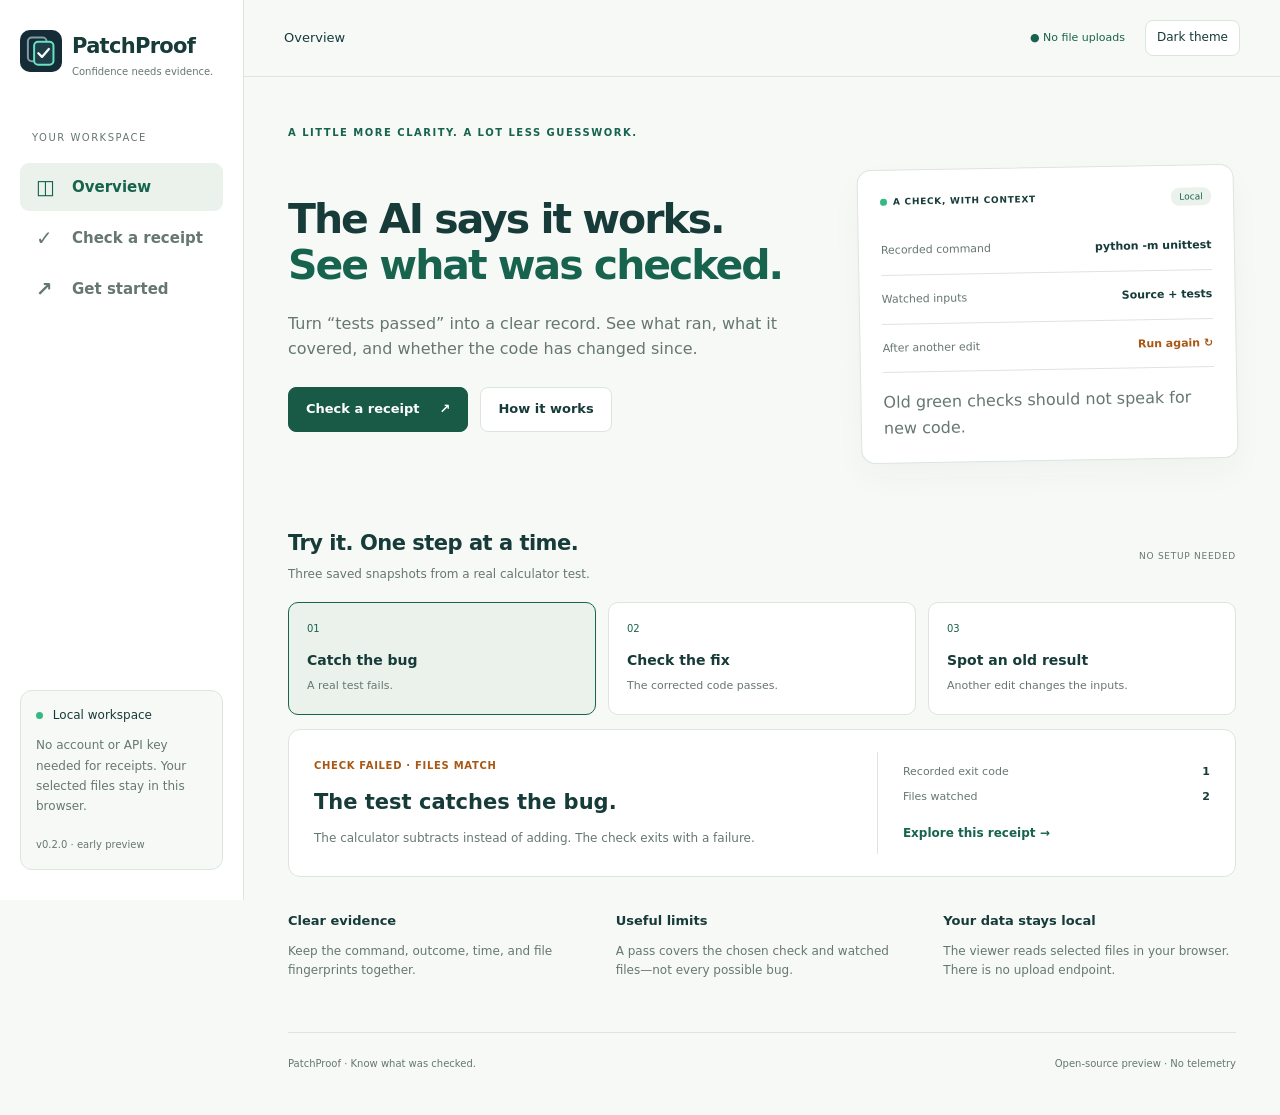
<file: site/index.html>
<!doctype html>
<html lang="en">
<head>
  <meta charset="utf-8">
  <meta name="viewport" content="width=device-width,initial-scale=1">
  <meta http-equiv="Content-Security-Policy" content="default-src 'self'; connect-src 'self'; img-src 'self'; style-src 'self'; script-src 'self'; object-src 'none'; base-uri 'none'; form-action 'none'">
  <title>PatchProof — Know what was checked</title>
  <meta name="description" content="Local check receipts for AI-assisted code. Compare watched files, spot stale results, and share clear evidence.">
  <link rel="icon" href="../assets/icon.svg" type="image/svg+xml">
  <link rel="stylesheet" href="style.css">
  <script type="module" src="app.mjs"></script>
</head>
<body>
<a class="skip" href="#main">Skip to content</a>
<aside>
  <a class="brand" href="#overview"><img src="../assets/icon.svg" alt=""><span>PatchProof<small>Confidence needs evidence.</small></span></a>
  <div class="nav-label">YOUR WORKSPACE</div>
  <nav aria-label="Main navigation">
    <a href="#overview" data-page="overview"><span aria-hidden="true">◫</span> Overview</a>
    <a href="#compare" data-page="compare"><span aria-hidden="true">✓</span> Check a receipt</a>
    <a href="#guide" data-page="guide"><span aria-hidden="true">↗</span> Get started</a>
  </nav>
  <div class="sidebar-note"><span class="dot"></span> Local workspace<p>No account or API key needed for receipts. Your selected files stay in this browser.</p><span class="version">v0.2.0 · early preview</span></div>
</aside>
<div class="shell">
  <header><span id="page-name">Overview</span><div><span class="privacy-badge">● No file uploads</span><button id="theme" class="quiet" aria-label="Switch to dark theme">Dark theme</button></div></header>
  <main id="main" tabindex="-1">
    <section id="overview" class="page">
      <div class="eyebrow">A LITTLE MORE CLARITY. A LOT LESS GUESSWORK.</div>
      <div class="hero"><div><h1>The AI says it works.<br><em>See what was checked.</em></h1><p>Turn “tests passed” into a clear record. See what ran, what it covered, and whether the code has changed since.</p><div class="actions"><a class="button primary" href="#compare">Check a receipt <span aria-hidden="true">↗</span></a><a class="button secondary" href="#guide">How it works</a></div></div><div class="proof-card"><div class="proof-top"><span class="dot"></span> A CHECK, WITH CONTEXT <span class="pill">Local</span></div><div class="file-line"><span>Recorded command</span><strong>python -m unittest</strong></div><div class="file-line"><span>Watched inputs</span><strong>Source + tests</strong></div><div class="file-line"><span>After another edit</span><strong class="amber">Run again ↻</strong></div><p>Old green checks should not speak for new code.</p></div></div>
      <div class="section-title"><div><h2>Try it. One step at a time.</h2><p>Three saved snapshots from a real calculator test.</p></div><span class="tag">NO SETUP NEEDED</span></div>
      <div class="steps" role="group" aria-label="Demonstration steps"><button data-demo="0" class="selected" aria-pressed="true"><span>01</span><strong>Catch the bug</strong><small>A real test fails.</small></button><button data-demo="1" aria-pressed="false"><span>02</span><strong>Check the fix</strong><small>The corrected code passes.</small></button><button data-demo="2" aria-pressed="false"><span>03</span><strong>Spot an old result</strong><small>Another edit changes the inputs.</small></button></div>
      <article class="demo-result" aria-live="polite"><div><span id="demo-label" class="status">Loading example…</span><h3 id="demo-title">The calculator example</h3><p id="demo-description">Loading a saved check receipt.</p></div><div class="demo-details"><div><span>Recorded exit code</span><strong id="demo-exit">—</strong></div><div><span>Files watched</span><strong id="demo-count">—</strong></div><button id="open-example" class="text-button" disabled>Explore this receipt →</button></div></article>
      <div class="benefits"><div><h3>Clear evidence</h3><p>Keep the command, outcome, time, and file fingerprints together.</p></div><div><h3>Useful limits</h3><p>A pass covers the chosen check and watched files—not every possible bug.</p></div><div><h3>Your data stays local</h3><p>The viewer reads selected files in your browser. There is no upload endpoint.</p></div></div>
    </section>
    <section id="compare" class="page" hidden>
      <div class="eyebrow">FROM A CLAIM TO A CHECKABLE RECORD</div><h1>Does the result<br><em>still match your files?</em></h1><p class="intro">Open a receipt, then select the project folder to compare its watched files. This page compares fingerprints; it does not run tests or fix code.</p>
      <div class="import-grid"><div class="panel"><span class="step-number">01</span><h2>Open a receipt</h2><p>Choose the JSON file created by PatchProof.</p><label class="file-label">Choose receipt JSON<input id="receipt-input" type="file" accept=".json,application/json"></label><small>Up to 2 MiB. Read locally in your browser.</small></div><div class="panel"><span class="step-number">02</span><h2>Compare your project</h2><p>Select the project root folder used for the check.</p><label class="file-label disabled" id="folder-label">Choose project folder<input id="folder-input" type="file" webkitdirectory multiple disabled></label><small>Only watched files are hashed. Up to 64 MiB.</small></div></div>
      <p id="notice" class="notice" role="status" aria-live="polite">Choose a receipt to start, or explore an example from Overview.</p>
      <div id="receipt-view" hidden>
        <div class="result-heading"><div><span id="receipt-status" class="status"></span><h2 id="receipt-title"></h2><p id="receipt-description"></p></div><button id="export" class="button secondary">Save summary</button></div>
        <div class="facts"><div><span>Recorded outcome</span><strong id="recorded-outcome"></strong></div><div><span>Watched files</span><strong id="watched-count"></strong></div><div><span>Duration</span><strong id="duration"></strong></div></div>
        <details class="panel"><summary>Command and check details</summary><pre id="command"></pre><p id="started"></p><p id="exit-code"></p></details>
        <div class="panel"><div class="section-title"><h2>Watched files</h2><label class="search">Find a file<input id="file-search" type="search" placeholder="Search paths…"></label></div><div id="file-list" class="file-list"></div></div>
        <p class="scope-note">Only explicitly watched files are compared. New or unwatched files, installed dependencies, and environment changes are outside this check. Receipts are editable, unsigned records. A matching pass is not a correctness or security guarantee.</p>
        <details id="summary-preview" class="panel" hidden><summary>Summary preview — copy this if your browser blocks downloads</summary><pre id="summary-text"></pre></details>
      </div>
    </section>
    <section id="guide" class="page" hidden>
      <div class="eyebrow">SMALL TOOL. CLEAR JOB.</div><h1>Use it with Codex.<br><em>Keep the evidence.</em></h1>
      <div class="guide-grid"><article class="panel"><span class="step-number">01</span><h2>Ask for a focused review</h2><p>With the plugin installed in Codex, ask PatchProof to review a named project.</p><blockquote id="prompt">Use PatchProof to review my changes, explain any bugs in plain English, and record the checks you run. Ask before publishing anything.</blockquote><button class="button secondary" id="copy-prompt">Copy prompt</button><p id="copy-notice" role="status"></p></article><article class="panel"><span class="step-number">02</span><h2>Keep a check receipt</h2><p>Codex selects an appropriate check and runs it with the local helper. The receipt records the outcome and the files you chose to watch.</p><p>You can also run the helper directly with Python. No separate AI API key is required for it.</p></article><article class="panel"><span class="step-number">03</span><h2>Compare before handoff</h2><p>After later edits, open the receipt here and select the project folder. If files differ, rerun the check.</p><a class="button primary" href="#compare">Compare files →</a></article></div>
      <h2>Good questions</h2><div class="faq"><details><summary>What actually fixes my code?</summary><p>Codex's AI follows the PatchProof skills and edits the project using Codex's tools and permissions. This uses your Codex access and its usage limits. The Python helper records checks; this website compares file fingerprints. Neither contains its own AI model.</p></details><details><summary>Are my files sent to a server?</summary><p>The website does not upload selected files. It hashes watched files in this browser and keeps the result in memory. Reloading clears them. Using the AI plugin is separate: relevant project data is processed according to your Codex account settings. Commands you choose to run may themselves access the network.</p></details><details><summary>Does a green result mean my project is safe?</summary><p>No. It means the recorded command exited zero and the watched bytes match. The check might miss a bug, and its scope may be incomplete. Receipts can also be edited and are not signed attestations.</p></details><details><summary>Does it add a watermark?</summary><p>PatchProof does not add watermarks or attribution comments to your project files. The dashboard and check reports carry PatchProof branding. The source package includes its MIT license.</p></details><details><summary>Can I use it without Codex?</summary><p>The Python helpers and this viewer work without an AI account. The bundled agent workflows have been developed for Codex; compatibility with other AI hosts must be tested separately.</p></details></div>
    </section>
    <footer>PatchProof · Know what was checked.<span>Open-source preview · No telemetry</span></footer>
  </main>
</div>
</body></html>
</file>
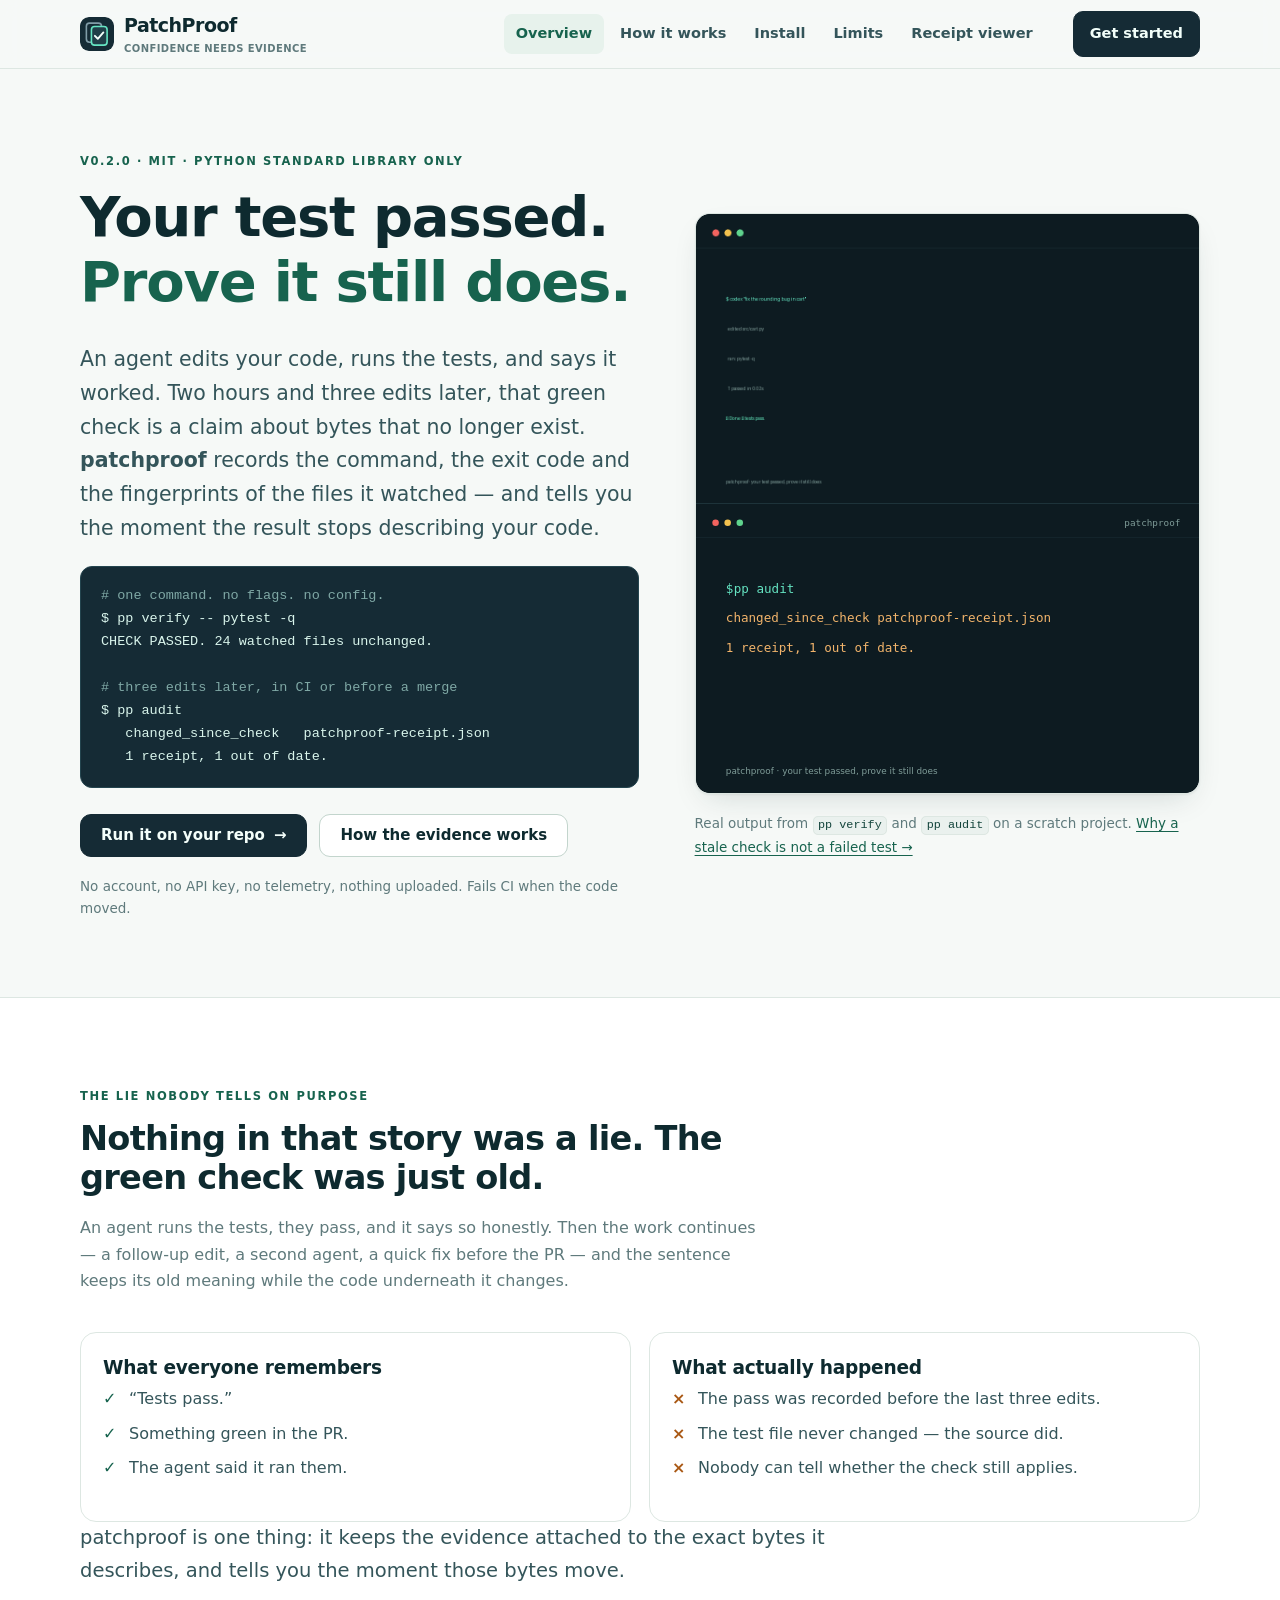
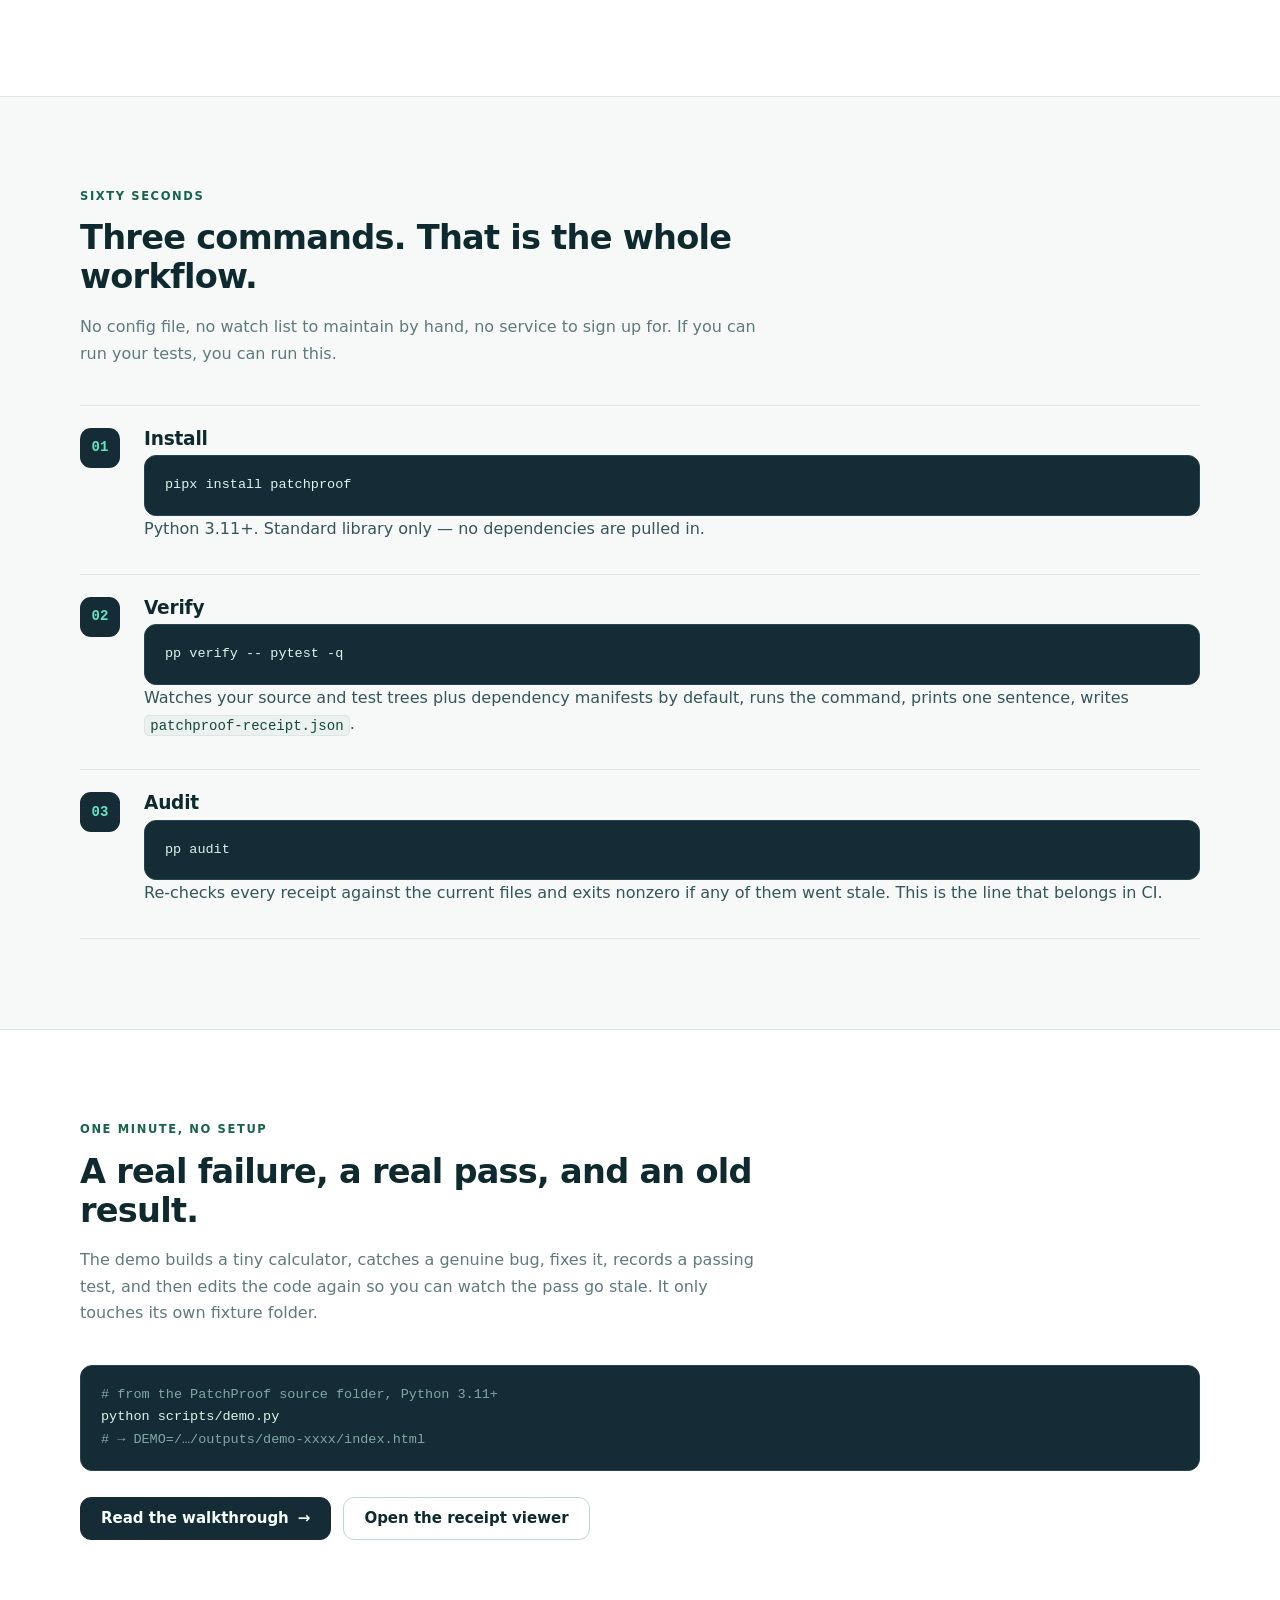
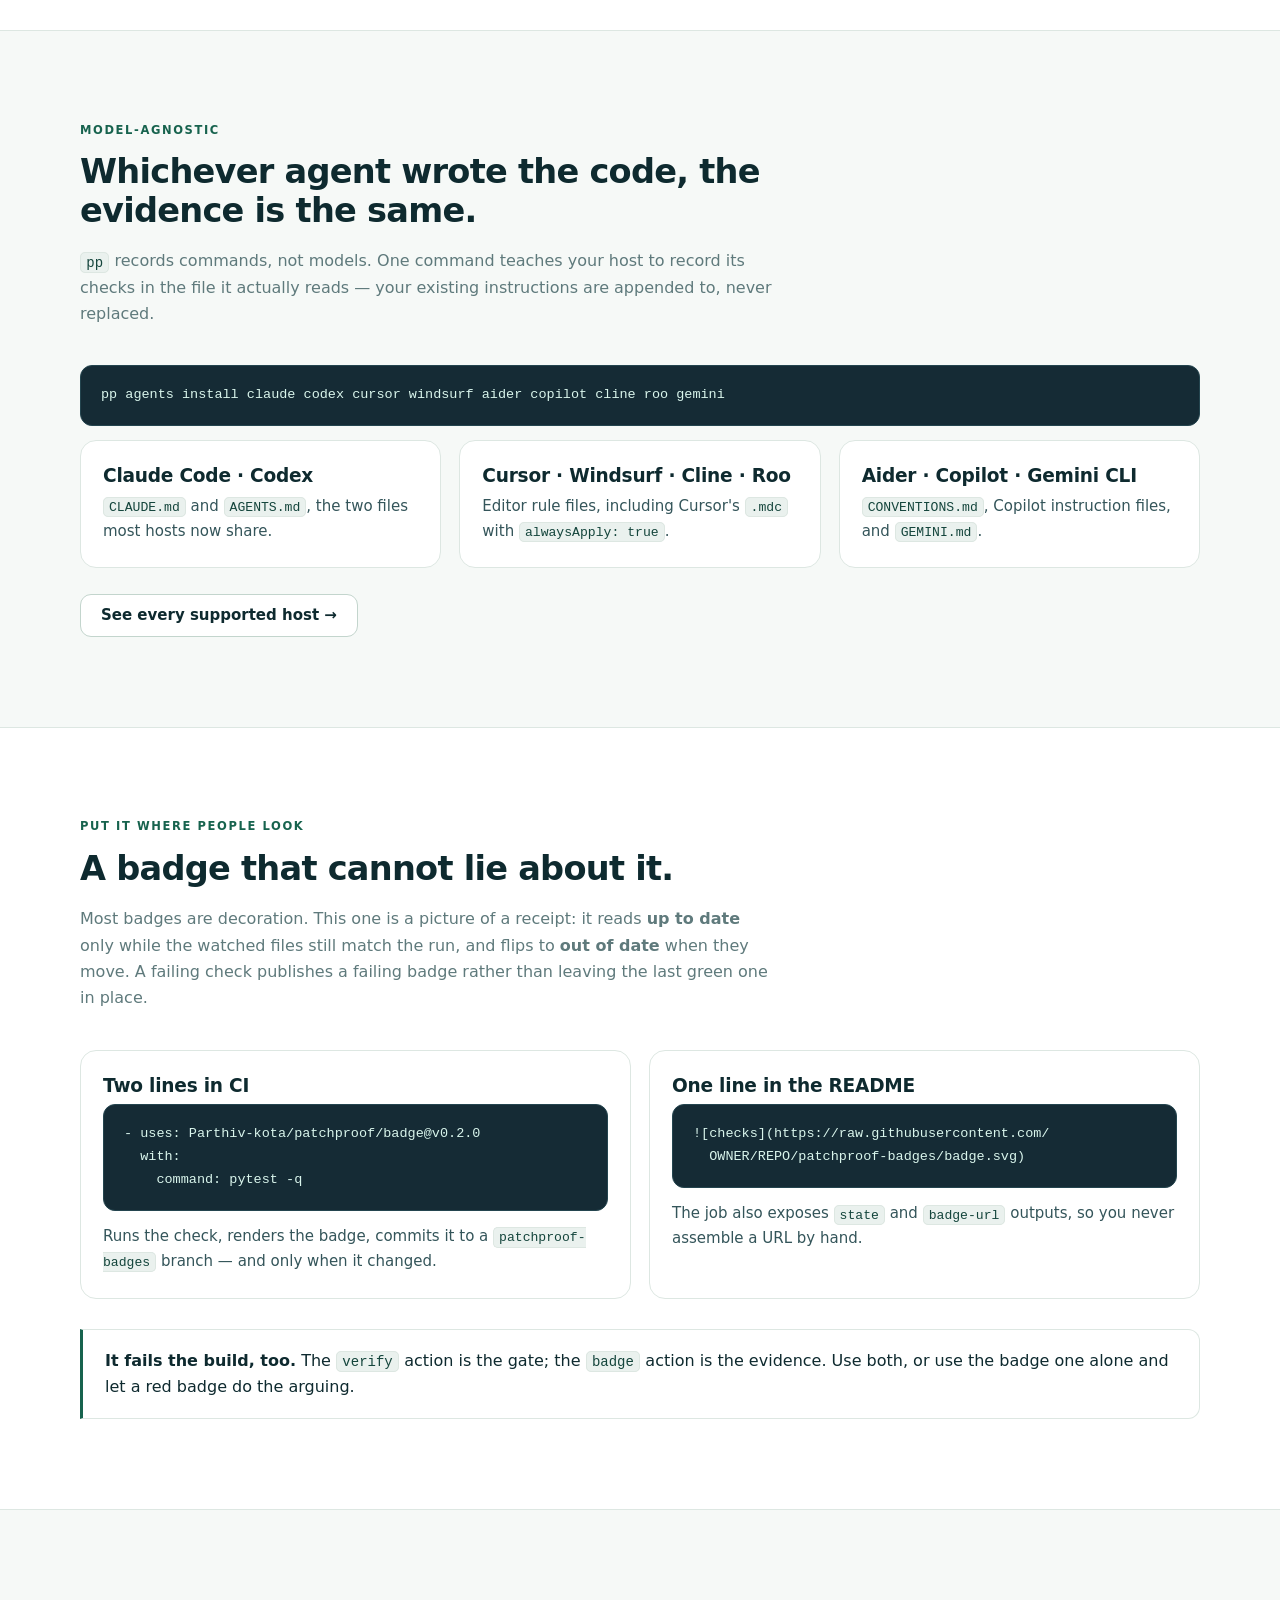
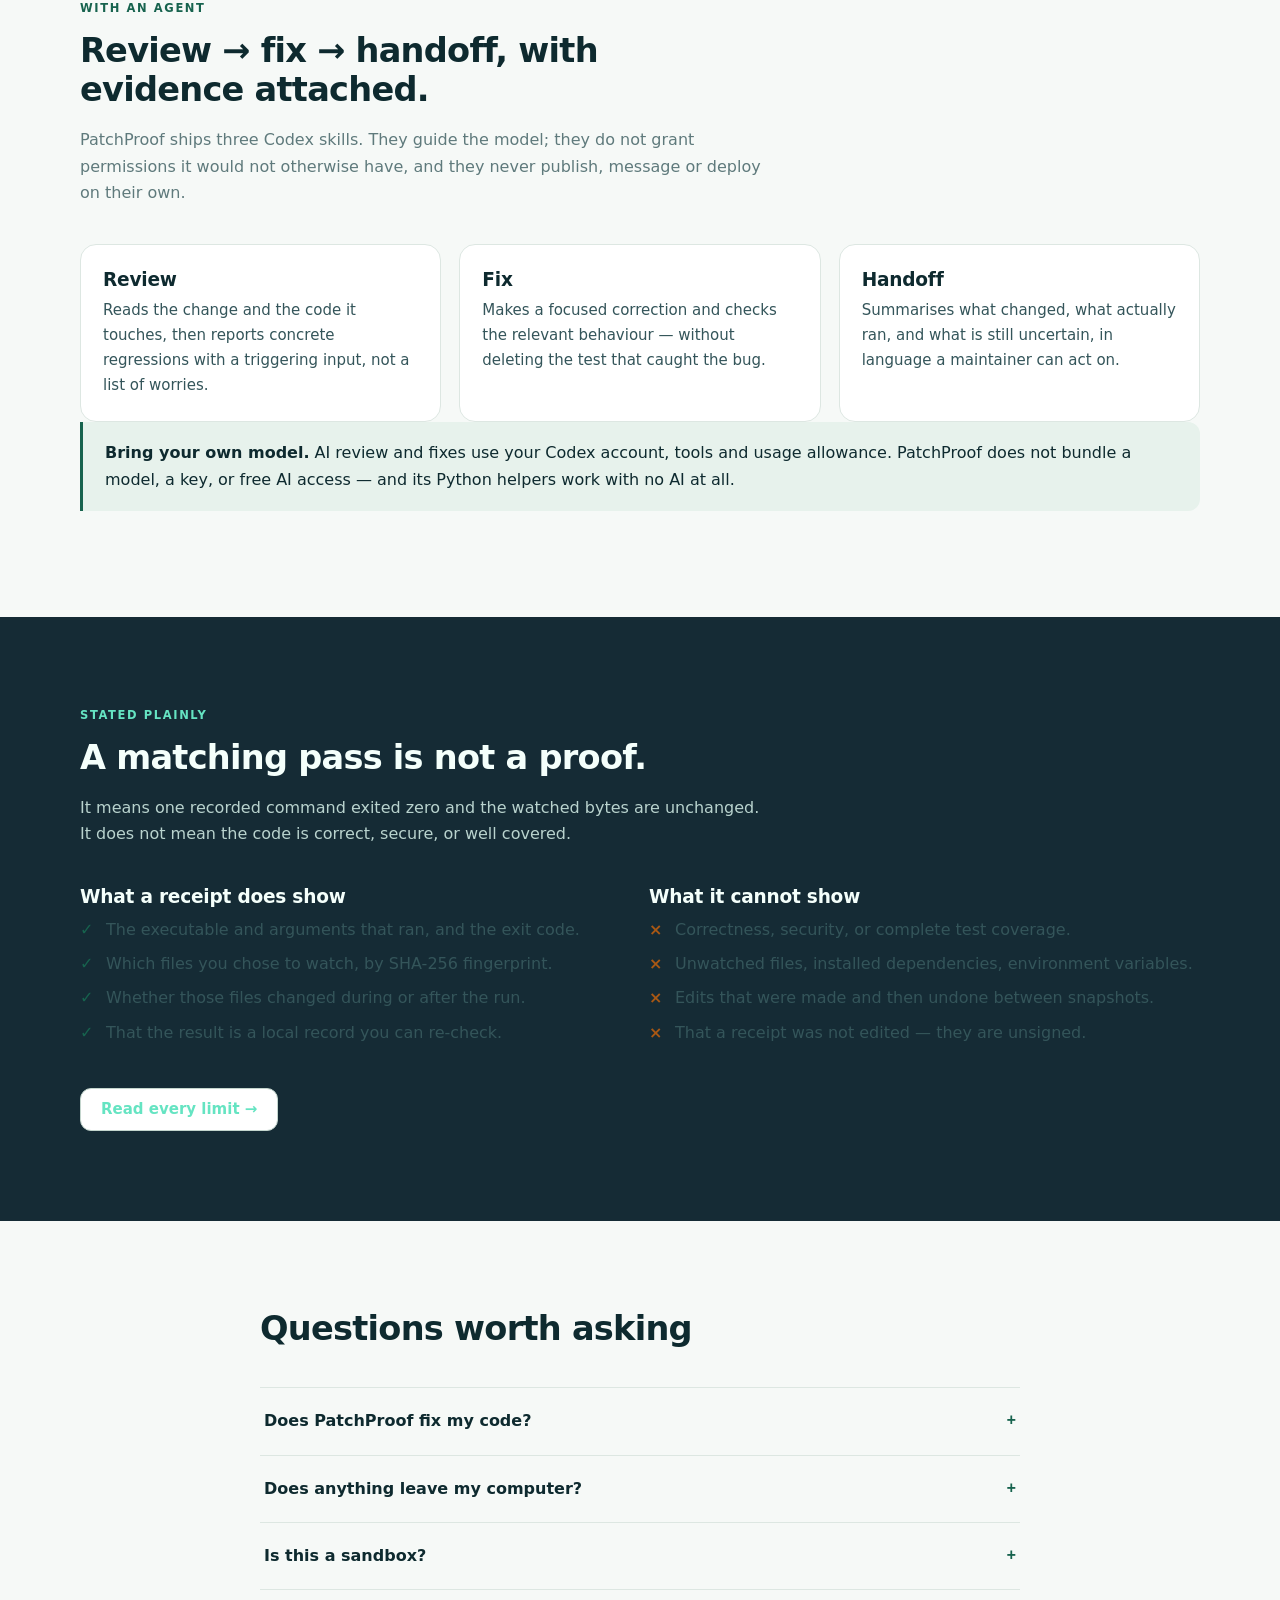
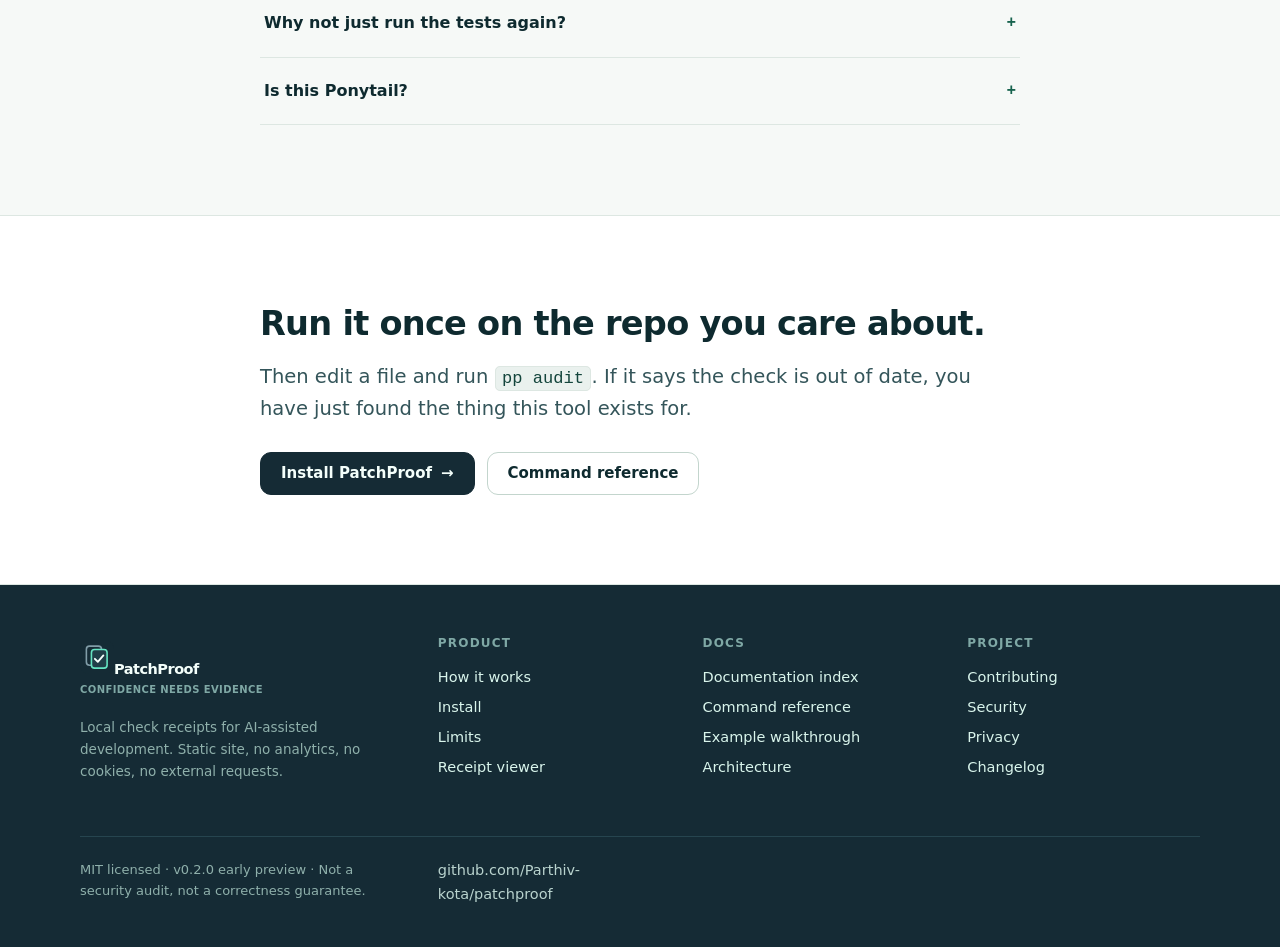
<file: web/index.html>
<!doctype html>
<html lang="en">
<head>
<meta charset="utf-8">
<meta name="viewport" content="width=device-width,initial-scale=1">
<meta http-equiv="Content-Security-Policy" content="default-src 'self'; img-src 'self'; style-src 'self'; script-src 'none'; object-src 'none'; base-uri 'none'; form-action 'none'">
<title>patchproof — your test passed. prove it still does.</title>
<meta name="description" content="Agents edit code after the tests pass. patchproof records the command, the exit code and fingerprints of the files it watched — then tells you the moment that green check stops describing your code. One command, no flags, no account.">
<meta name="color-scheme" content="light">
<meta property="og:title" content="patchproof — your test passed. prove it still does.">
<meta property="og:description" content="Agents edit code after the tests pass. One command records the evidence and tells you when it goes stale.">
<meta property="og:type" content="website">
<link rel="icon" href="../assets/icon.svg" type="image/svg+xml">
<meta property="og:image" content="og.png">
<meta property="og:image:width" content="1200">
<meta property="og:image:height" content="630">
<meta name="twitter:card" content="summary_large_image">
<meta name="twitter:image" content="og.png">
<link rel="stylesheet" href="style.css">
</head>
<body>
<a class="skip" href="#main">Skip to content</a>

<header class="site-header">
  <div class="wrap">
    <a class="brand" href="index.html">
      <img src="../assets/icon.svg" alt="">
      <span>PatchProof<small>Confidence needs evidence</small></span>
    </a>
    <nav class="site-nav" aria-label="Main">
      <a href="index.html" aria-current="page">Overview</a>
      <a href="how-it-works.html">How it works</a>
      <a href="install.html">Install</a>
      <a href="limits.html">Limits</a>
      <a href="../site/index.html">Receipt viewer</a>
    </nav>
    <a class="header-cta" href="install.html">Get started</a>
  </div>
</header>

<main id="main">

  <!-- ================= HERO ================= -->
  <section class="hero">
    <div class="wrap hero-grid">
      <div>
        <div class="eyebrow">v0.2.0 · MIT · python standard library only</div>
        <h1>Your test passed.<br><em>Prove it still does.</em></h1>
        <p class="lede">An agent edits your code, runs the tests, and says it worked. Two hours and three edits later, that green check is a claim about bytes that no longer exist. <strong>patchproof</strong> records the command, the exit code and the fingerprints of the files it watched — and tells you the moment the result stops describing your code.</p>
        <pre style="margin-top:22px"><code><span class="c"># one command. no flags. no config.</span>
$ pp verify -- pytest -q
CHECK PASSED. 24 watched files unchanged.

<span class="c"># three edits later, in CI or before a merge</span>
$ pp audit
   changed_since_check   patchproof-receipt.json
   1 receipt, 1 out of date.</code></pre>
        <div class="btn-row">
          <a class="btn btn-primary" href="install.html">Run it on your repo <span aria-hidden="true">→</span></a>
          <a class="btn btn-secondary" href="how-it-works.html">How the evidence works</a>
        </div>
        <p class="hero-note">No account, no API key, no telemetry, nothing uploaded. Fails CI when the code moved.</p>
      </div>

      <div>
        <figure class="mock" aria-label="Twelve second demo: an agent says the tests pass, a receipt is recorded, the file is edited, and the audit reports it out of date">
          <img class="demo-gif demo-loop" src="demo.gif" width="1080" height="620" alt="Terminal recording: codex says done and tests pass, pp verify records CHECK PASSED, one file is edited, pp audit reports changed_since_check — 1 receipt, 1 out of date.">
          <img class="demo-gif demo-zoom" src="frames/4-audit.svg" width="1080" height="620" alt="Close-up: pp audit prints changed_since_check for patchproof-receipt.json and 1 receipt, 1 out of date.">
        </figure>
        <p class="hero-note" style="margin-top:12px">Real output from <code>pp verify</code> and <code>pp audit</code> on a scratch project. <a href="how-it-works.html">Why a stale check is not a failed test →</a></p>
      </div>
    </div>
  </section>

  <!-- ================= PROBLEM ================= -->
  <section class="band">
    <div class="wrap">
      <div class="section-head">
        <div class="eyebrow">The lie nobody tells on purpose</div>
        <h2>Nothing in that story was a lie. The green check was just old.</h2>
        <p>An agent runs the tests, they pass, and it says so honestly. Then the work continues — a follow-up edit, a second agent, a quick fix before the PR — and the sentence keeps its old meaning while the code underneath it changes.</p>
      </div>
      <div class="grid grid-2">
        <div class="card">
          <h3>What everyone remembers</h3>
          <ul class="ticks">
            <li>“Tests pass.”</li>
            <li>Something green in the PR.</li>
            <li>The agent said it ran them.</li>
          </ul>
        </div>
        <div class="card">
          <h3>What actually happened</h3>
          <ul class="ticks cross">
            <li>The pass was recorded before the last three edits.</li>
            <li>The test file never changed — the source did.</li>
            <li>Nobody can tell whether the check still applies.</li>
          </ul>
        </div>
      </div>
      <p class="lede" style="margin-top:30px;margin-bottom:0">patchproof is one thing: it keeps the evidence attached to the exact bytes it describes, and tells you the moment those bytes move.</p>
    </div>
  </section>

  <!-- ================= THREE PIECES ================= -->
  <section>
    <div class="wrap">
      <div class="section-head">
        <div class="eyebrow">Sixty seconds</div>
        <h2>Three commands. That is the whole workflow.</h2>
        <p>No config file, no watch list to maintain by hand, no service to sign up for. If you can run your tests, you can run this.</p>
      </div>
      <div class="steps">
        <div class="step">
          <div class="step-n" aria-hidden="true"></div>
          <div>
            <h3>Install</h3>
            <pre><code>pipx install patchproof</code></pre>
            <p>Python 3.11+. Standard library only — no dependencies are pulled in.</p>
          </div>
        </div>
        <div class="step">
          <div class="step-n" aria-hidden="true"></div>
          <div>
            <h3>Verify</h3>
            <pre><code>pp verify -- pytest -q</code></pre>
            <p>Watches your source and test trees plus dependency manifests by default, runs the command, prints one sentence, writes <code>patchproof-receipt.json</code>.</p>
          </div>
        </div>
        <div class="step">
          <div class="step-n" aria-hidden="true"></div>
          <div>
            <h3>Audit</h3>
            <pre><code>pp audit</code></pre>
            <p>Re-checks every receipt against the current files and exits nonzero if any of them went stale. This is the line that belongs in CI.</p>
          </div>
        </div>
      </div>
    </div>
  </section>

  <!-- ================= DEMO ================= -->
  <section class="band">
    <div class="wrap">
      <div class="section-head">
        <div class="eyebrow">One minute, no setup</div>
        <h2>A real failure, a real pass, and an old result.</h2>
        <p>The demo builds a tiny calculator, catches a genuine bug, fixes it, records a passing test, and then edits the code again so you can watch the pass go stale. It only touches its own fixture folder.</p>
      </div>
      <pre><code><span class="c"># from the PatchProof source folder, Python 3.11+</span>
python scripts/demo.py
<span class="c"># → DEMO=/…/outputs/demo-xxxx/index.html</span></code></pre>
      <div class="btn-row">
        <a class="btn btn-primary" href="../examples/README.md">Read the walkthrough <span aria-hidden="true">→</span></a>
        <a class="btn btn-secondary" href="../site/index.html">Open the receipt viewer</a>
      </div>
    </div>
  </section>

  <!-- ================= FOR CODEX ================= -->
  <section>
    <div class="wrap">
      <div class="section-head">
        <div class="eyebrow">Model-agnostic</div>
        <h2>Whichever agent wrote the code, the evidence is the same.</h2>
        <p><code>pp</code> records commands, not models. One command teaches your host to record its checks in the file it actually reads — your existing instructions are appended to, never replaced.</p>
      </div>
      <pre><code>pp agents install claude codex cursor windsurf aider copilot cline roo gemini</code></pre>
      <div class="grid grid-3" style="margin-top:22px">
        <article class="card"><h3>Claude Code · Codex</h3><p><code>CLAUDE.md</code> and <code>AGENTS.md</code>, the two files most hosts now share.</p></article>
        <article class="card"><h3>Cursor · Windsurf · Cline · Roo</h3><p>Editor rule files, including Cursor's <code>.mdc</code> with <code>alwaysApply: true</code>.</p></article>
        <article class="card"><h3>Aider · Copilot · Gemini CLI</h3><p><code>CONVENTIONS.md</code>, Copilot instruction files, and <code>GEMINI.md</code>.</p></article>
      </div>
      <div class="btn-row"><a class="btn btn-secondary" href="install.html">See every supported host →</a></div>
    </div>
  </section>

  <section class="band">
    <div class="wrap">
      <div class="section-head">
        <div class="eyebrow">Put it where people look</div>
        <h2>A badge that cannot lie about it.</h2>
        <p>Most badges are decoration. This one is a picture of a receipt: it reads <strong>up to date</strong> only while the watched files still match the run, and flips to <strong>out of date</strong> when they move. A failing check publishes a failing badge rather than leaving the last green one in place.</p>
      </div>
      <div class="grid grid-2">
        <div class="card">
          <h3>Two lines in CI</h3>
          <pre><code>- uses: Parthiv-kota/patchproof/badge@v0.2.0
  with:
    command: pytest -q</code></pre>
          <p>Runs the check, renders the badge, commits it to a <code>patchproof-badges</code> branch — and only when it changed.</p>
        </div>
        <div class="card">
          <h3>One line in the README</h3>
          <pre><code>![checks](https://raw.githubusercontent.com/
  OWNER/REPO/patchproof-badges/badge.svg)</code></pre>
          <p>The job also exposes <code>state</code> and <code>badge-url</code> outputs, so you never assemble a URL by hand.</p>
        </div>
      </div>
      <div class="note-band">
        <p><strong>It fails the build, too.</strong> The <code>verify</code> action is the gate; the <code>badge</code> action is the evidence. Use both, or use the badge one alone and let a red badge do the arguing.</p>
      </div>
    </div>
  </section>

  <section>
    <div class="wrap">
      <div class="section-head">
        <div class="eyebrow">With an agent</div>
        <h2>Review → fix → handoff, with evidence attached.</h2>
        <p>PatchProof ships three Codex skills. They guide the model; they do not grant permissions it would not otherwise have, and they never publish, message or deploy on their own.</p>
      </div>
      <div class="grid grid-3">
        <article class="card"><h3>Review</h3><p>Reads the change and the code it touches, then reports concrete regressions with a triggering input, not a list of worries.</p></article>
        <article class="card"><h3>Fix</h3><p>Makes a focused correction and checks the relevant behaviour — without deleting the test that caught the bug.</p></article>
        <article class="card"><h3>Handoff</h3><p>Summarises what changed, what actually ran, and what is still uncertain, in language a maintainer can act on.</p></article>
      </div>
      <div class="callout" style="margin-top:26px">
        <p><strong>Bring your own model.</strong> AI review and fixes use your Codex account, tools and usage allowance. PatchProof does not bundle a model, a key, or free AI access — and its Python helpers work with no AI at all.</p>
      </div>
    </div>
  </section>

  <!-- ================= WHAT IT DOES NOT PROVE ================= -->
  <section class="band-deep">
    <div class="wrap">
      <div class="section-head">
        <div class="eyebrow" style="color:var(--mint)">Stated plainly</div>
        <h2>A matching pass is not a proof.</h2>
        <p>It means one recorded command exited zero and the watched bytes are unchanged. It does not mean the code is correct, secure, or well covered.</p>
      </div>
      <div class="grid grid-2">
        <div>
          <h3>What a receipt does show</h3>
          <ul class="ticks">
            <li>The executable and arguments that ran, and the exit code.</li>
            <li>Which files you chose to watch, by SHA-256 fingerprint.</li>
            <li>Whether those files changed during or after the run.</li>
            <li>That the result is a local record you can re-check.</li>
          </ul>
        </div>
        <div>
          <h3>What it cannot show</h3>
          <ul class="ticks cross">
            <li>Correctness, security, or complete test coverage.</li>
            <li>Unwatched files, installed dependencies, environment variables.</li>
            <li>Edits that were made and then undone between snapshots.</li>
            <li>That a receipt was not edited — they are unsigned.</li>
          </ul>
        </div>
      </div>
      <div class="btn-row"><a class="btn btn-secondary" href="limits.html">Read every limit →</a></div>
    </div>
  </section>

  <!-- ================= FAQ ================= -->
  <section>
    <div class="wrap-narrow">
      <div class="section-head"><h2>Questions worth asking</h2></div>
      <div class="faq">
        <details>
          <summary>Does PatchProof fix my code?</summary>
          <p>No. An agent host such as Codex performs AI-assisted edits, following the bundled skills. The recorder runs the command you name, and the viewer only compares fingerprints. None of them edits your source on its own.</p>
        </details>
        <details>
          <summary>Does anything leave my computer?</summary>
          <p>The helpers contain no network client and the viewer has no upload endpoint — it hashes selected files in the browser and keeps the result in memory. Your chosen check command may use the network, and your AI host's data policy applies separately when it reads your project.</p>
        </details>
        <details>
          <summary>Is this a sandbox?</summary>
          <p>No. Commands run with your normal account permissions and can modify files or reach the network. Read the command before you record it, and keep secrets out of arguments — arguments are stored in the receipt.</p>
        </details>
        <details>
          <summary>Why not just run the tests again?</summary>
          <p>Sometimes you should. A receipt is for the case where you cannot — the machine is different, the dependency is gone, the reviewer is remote, or you simply need to know whether the result you were shown still describes the code you were given.</p>
        </details>
        <details>
          <summary>Is this Ponytail?</summary>
          <p>No. <a href="https://github.com/DietrichGebert/ponytail">Ponytail</a> inspired the focused-plugin format. PatchProof's code, skills and symbol were authored separately, and its purpose is keeping check evidence tied to watched files.</p>
        </details>
      </div>
    </div>
  </section>

  <!-- ================= CTA ================= -->
  <section class="band">
    <div class="wrap-narrow" style="text-align:center">
      <h2>Run it once on the repo you care about.</h2>
      <p class="lede" style="margin-inline:auto">Then edit a file and run <code>pp audit</code>. If it says the check is out of date, you have just found the thing this tool exists for.</p>
      <div class="btn-row" style="justify-content:center">
        <a class="btn btn-primary" href="install.html">Install PatchProof <span aria-hidden="true">→</span></a>
        <a class="btn btn-secondary" href="../docs/CLI.md">Command reference</a>
      </div>
    </div>
  </section>

</main>

<footer class="site-footer">
  <div class="wrap">
    <div>
      <a class="brand" href="index.html"><img src="../assets/icon.svg" alt=""><span>PatchProof<small>Confidence needs evidence</small></span></a>
      <p>Local check receipts for AI-assisted development. Static site, no analytics, no cookies, no external requests.</p>
    </div>
    <div>
      <h4>Product</h4>
      <a href="how-it-works.html">How it works</a>
      <a href="install.html">Install</a>
      <a href="limits.html">Limits</a>
      <a href="../site/index.html">Receipt viewer</a>
    </div>
    <div>
      <h4>Docs</h4>
      <a href="../docs/README.md">Documentation index</a>
      <a href="../docs/CLI.md">Command reference</a>
      <a href="../examples/README.md">Example walkthrough</a>
      <a href="../docs/ARCHITECTURE.md">Architecture</a>
    </div>
    <div>
      <h4>Project</h4>
      <a href="../CONTRIBUTING.md">Contributing</a>
      <a href="../SECURITY.md">Security</a>
      <a href="../PRIVACY.md">Privacy</a>
      <a href="../CHANGELOG.md">Changelog</a>
    </div>
  </div>
  <div class="wrap footer-base">
    <span>MIT licensed · v0.2.0 early preview · Not a security audit, not a correctness guarantee.</span>
    <span><a href="https://github.com/Parthiv-kota/patchproof">github.com/Parthiv-kota/patchproof</a></span>
  </div>
</footer>

</body>
</html>
</file>
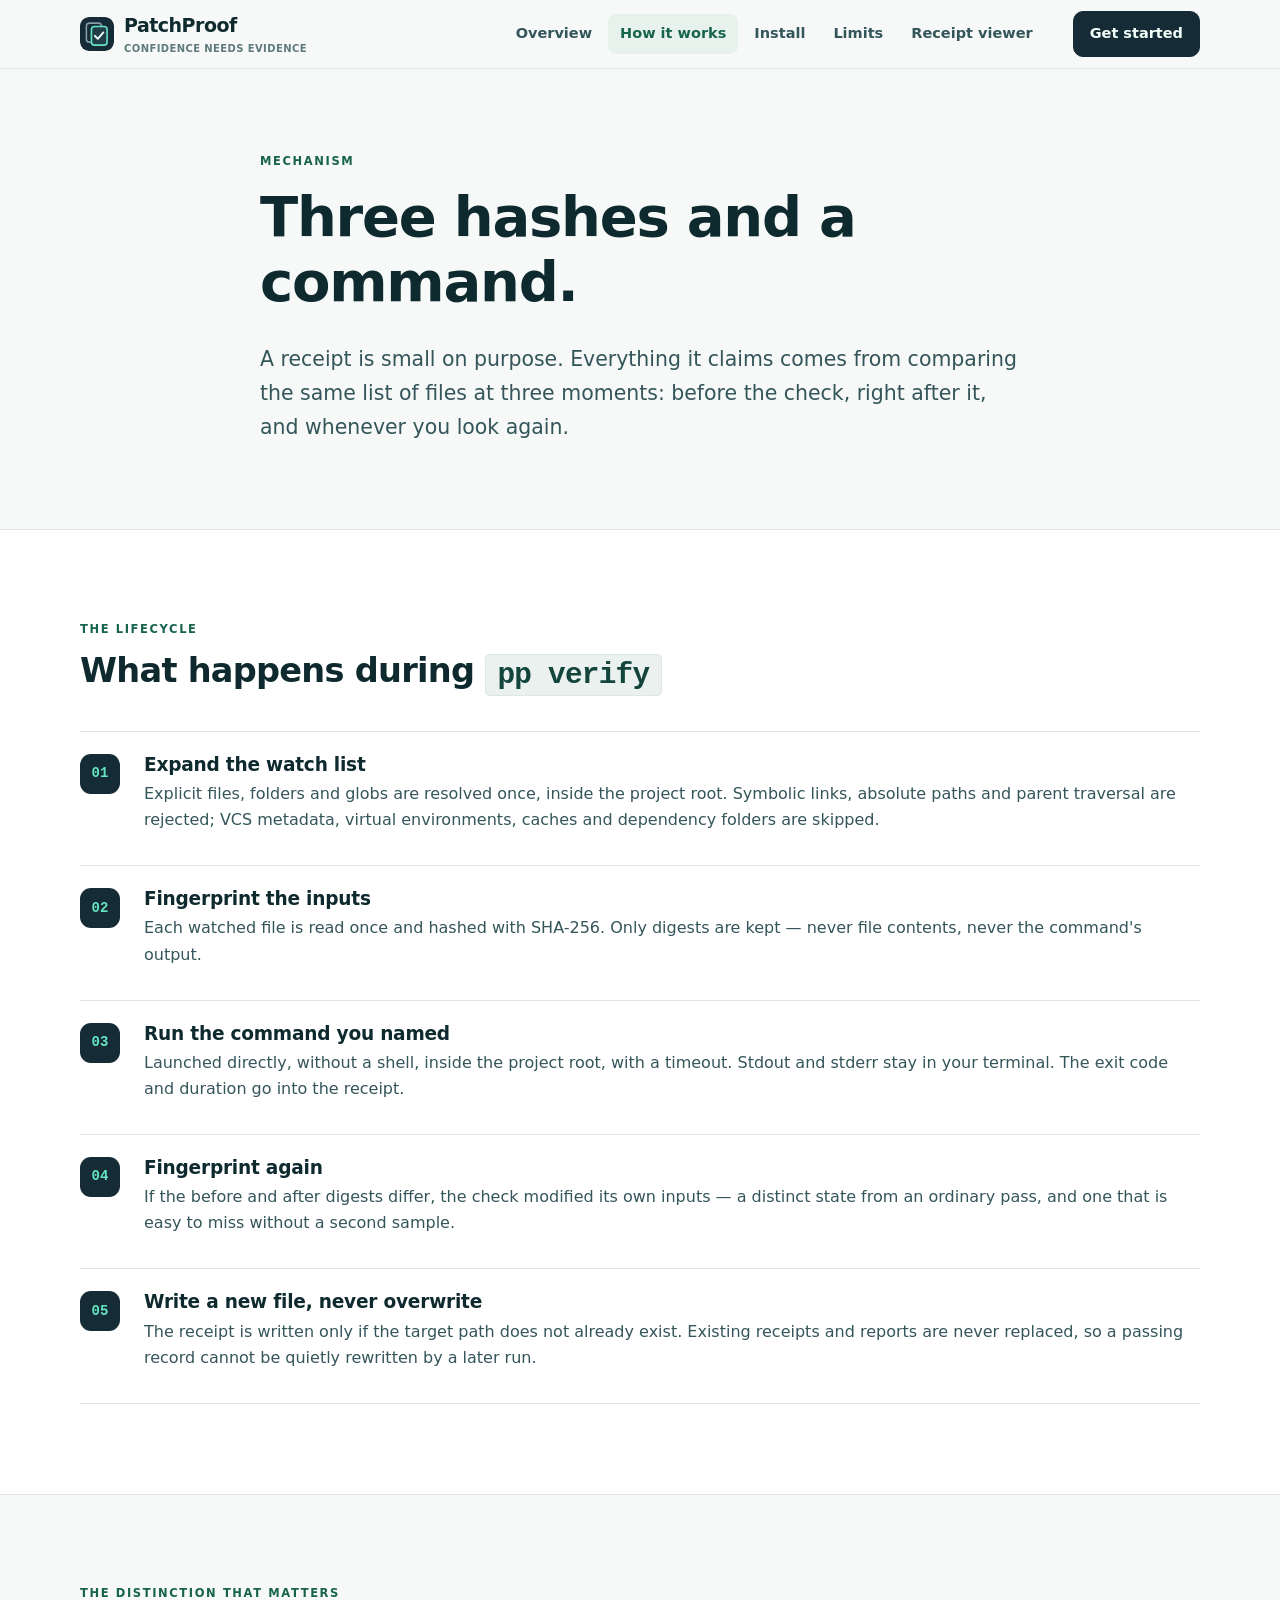
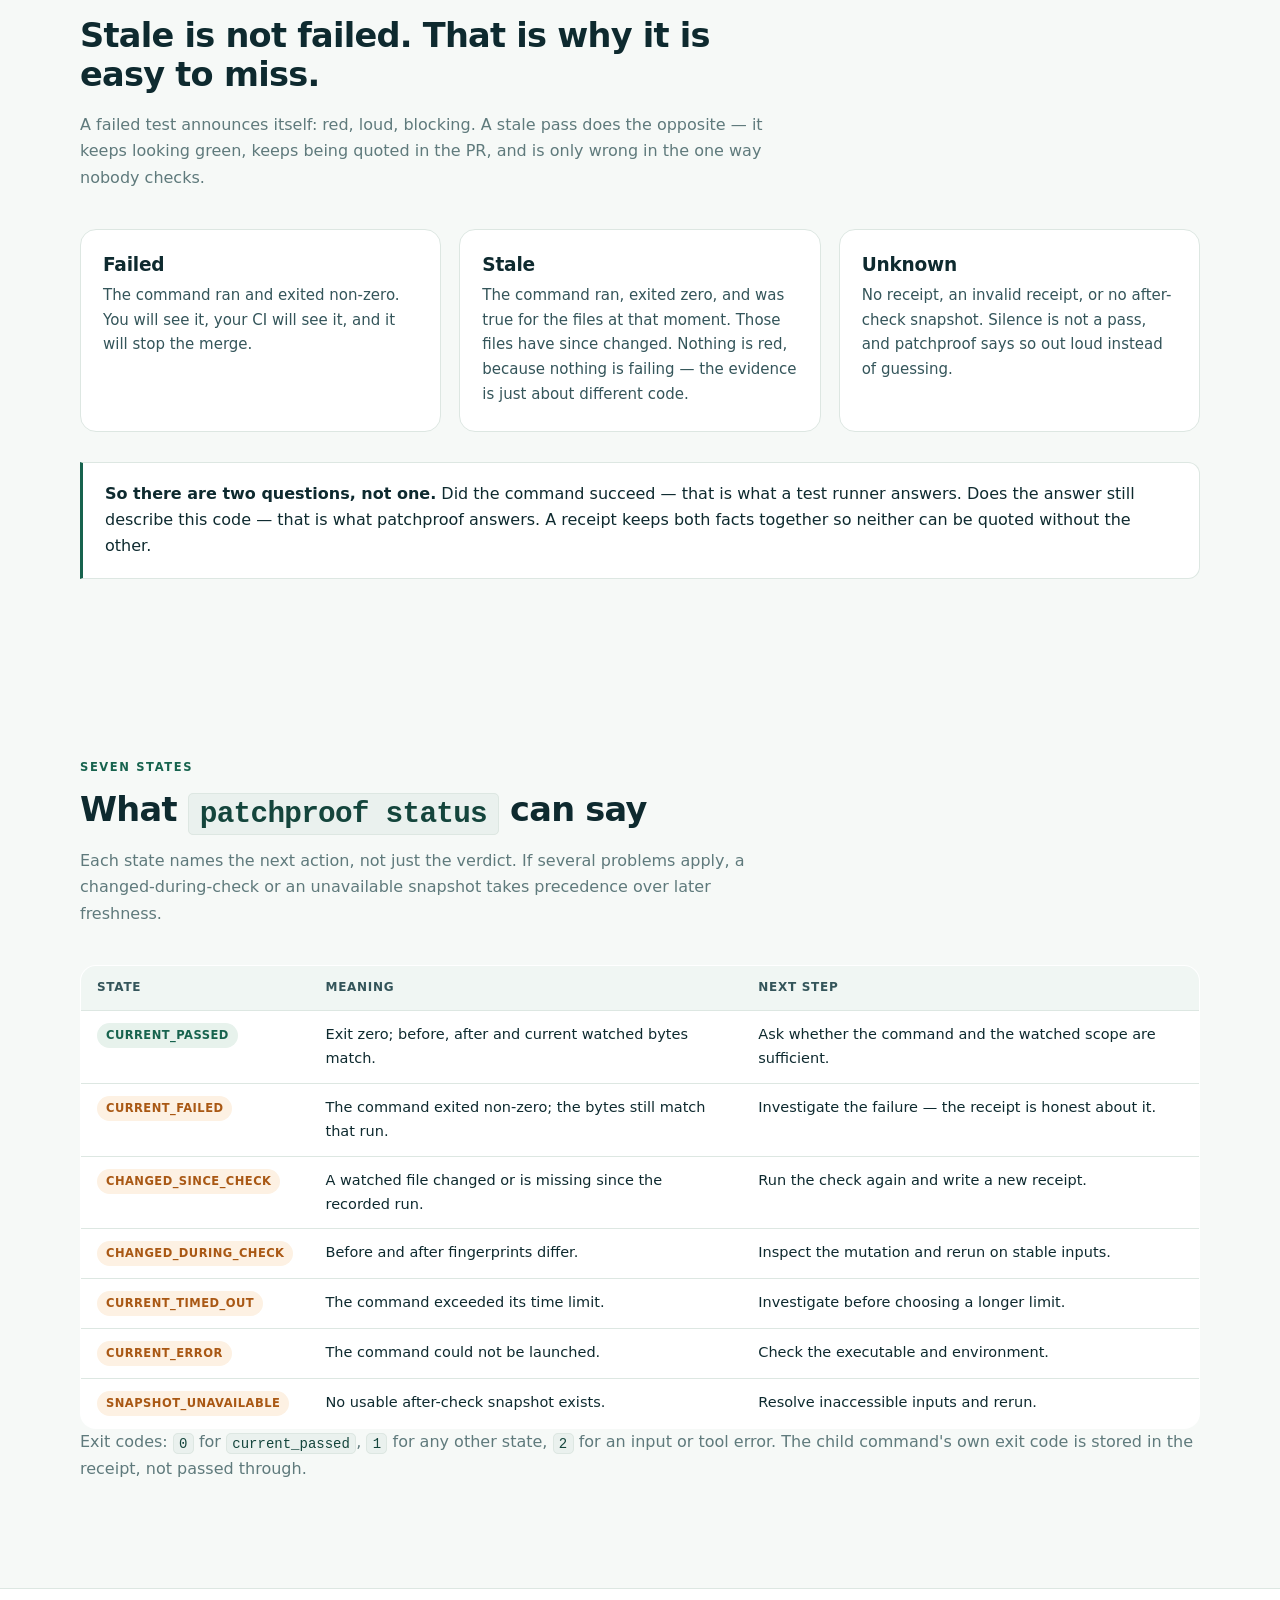
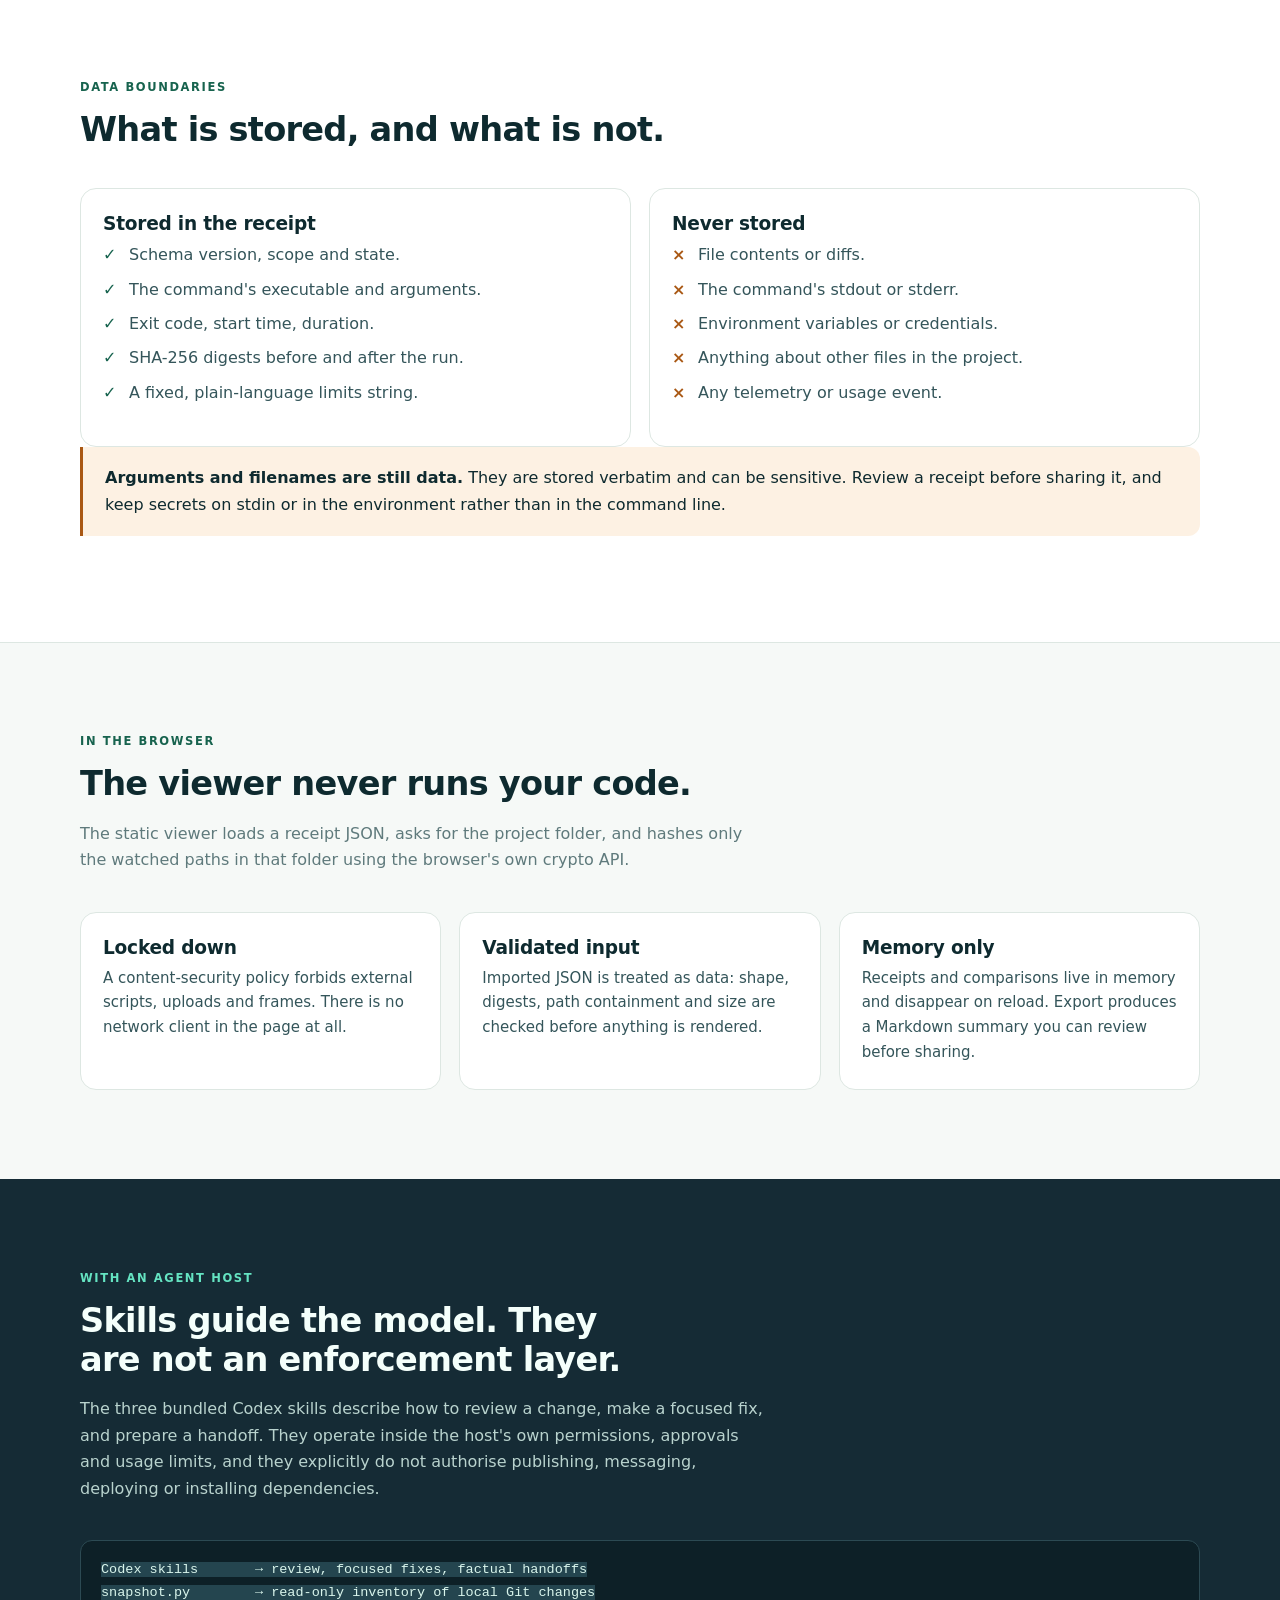
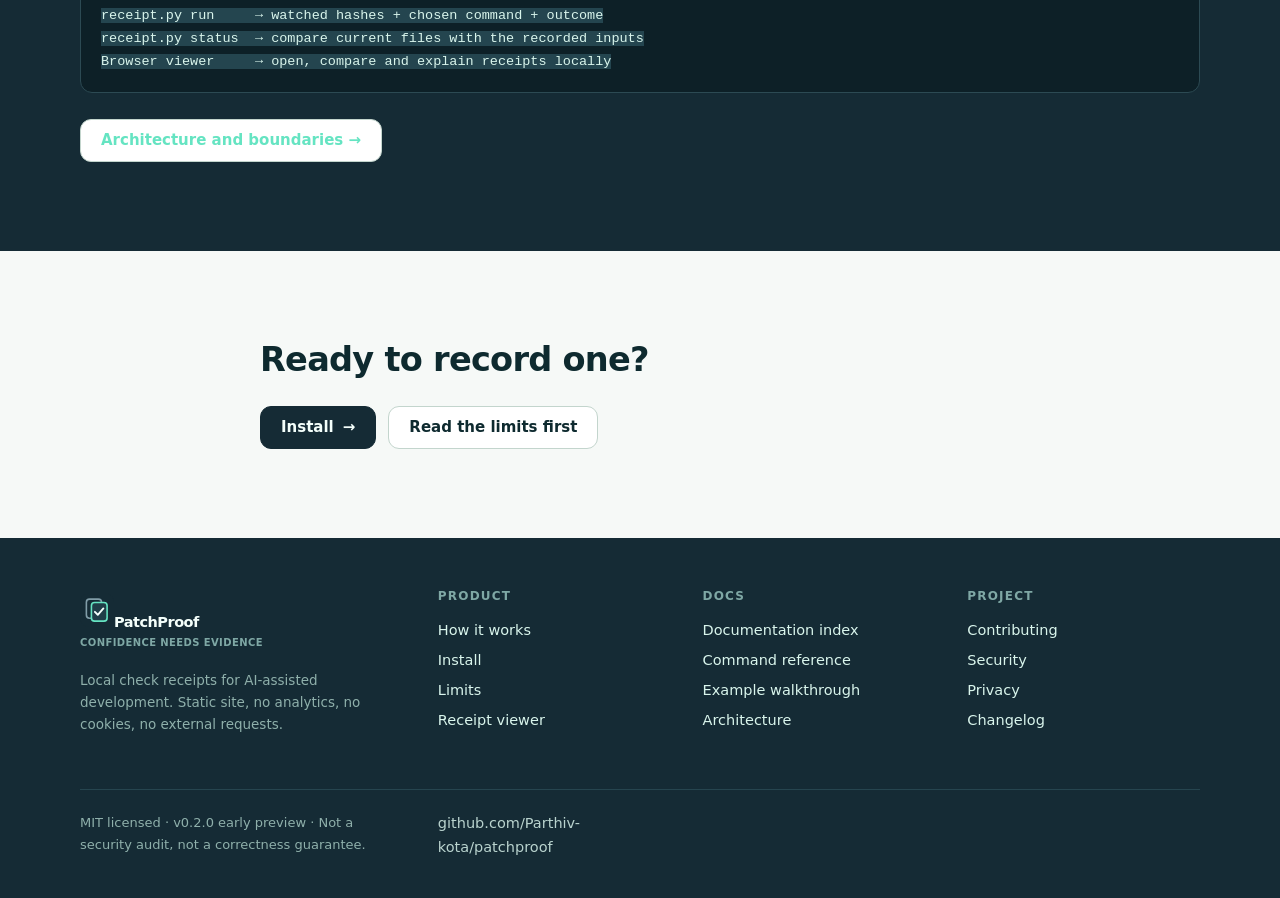
<file: web/how-it-works.html>
<!doctype html>
<html lang="en">
<head>
<meta charset="utf-8">
<meta name="viewport" content="width=device-width,initial-scale=1">
<meta http-equiv="Content-Security-Policy" content="default-src 'self'; img-src 'self'; style-src 'self'; script-src 'none'; object-src 'none'; base-uri 'none'; form-action 'none'">
<title>How PatchProof works — fingerprints, states, and scope</title>
<meta name="description" content="How a PatchProof receipt is built: watched-file fingerprints before and after a command, the seven freshness states, and the exact boundaries of the evidence.">
<meta name="color-scheme" content="light">
<link rel="icon" href="../assets/icon.svg" type="image/svg+xml">
<meta property="og:image" content="og.png">
<meta property="og:image:width" content="1200">
<meta property="og:image:height" content="630">
<meta name="twitter:card" content="summary_large_image">
<meta name="twitter:image" content="og.png">
<meta property="og:title" content="How PatchProof works — fingerprints, states, and scope">
<meta property="og:description" content="How a receipt is built, the seven freshness states, and the exact boundaries of the evidence.">
<meta property="og:type" content="website">
<link rel="stylesheet" href="style.css">
</head>
<body>
<a class="skip" href="#main">Skip to content</a>

<header class="site-header">
  <div class="wrap">
    <a class="brand" href="index.html">
      <img src="../assets/icon.svg" alt="">
      <span>PatchProof<small>Confidence needs evidence</small></span>
    </a>
    <nav class="site-nav" aria-label="Main">
      <a href="index.html">Overview</a>
      <a href="how-it-works.html" aria-current="page">How it works</a>
      <a href="install.html">Install</a>
      <a href="limits.html">Limits</a>
      <a href="../site/index.html">Receipt viewer</a>
    </nav>
    <a class="header-cta" href="install.html">Get started</a>
  </div>
</header>

<main id="main">

  <section class="hero">
    <div class="wrap-narrow">
      <div class="eyebrow">Mechanism</div>
      <h1>Three hashes and a command.</h1>
      <p class="lede">A receipt is small on purpose. Everything it claims comes from comparing the same list of files at three moments: before the check, right after it, and whenever you look again.</p>
    </div>
  </section>

  <section class="band">
    <div class="wrap">
      <div class="section-head">
        <div class="eyebrow">The lifecycle</div>
        <h2>What happens during <code>pp verify</code></h2>
      </div>
      <div class="steps">
        <div class="step">
          <div class="step-n" aria-hidden="true"></div>
          <div>
            <h3>Expand the watch list</h3>
            <p>Explicit files, folders and globs are resolved once, inside the project root. Symbolic links, absolute paths and parent traversal are rejected; VCS metadata, virtual environments, caches and dependency folders are skipped.</p>
          </div>
        </div>
        <div class="step">
          <div class="step-n" aria-hidden="true"></div>
          <div>
            <h3>Fingerprint the inputs</h3>
            <p>Each watched file is read once and hashed with SHA-256. Only digests are kept — never file contents, never the command's output.</p>
          </div>
        </div>
        <div class="step">
          <div class="step-n" aria-hidden="true"></div>
          <div>
            <h3>Run the command you named</h3>
            <p>Launched directly, without a shell, inside the project root, with a timeout. Stdout and stderr stay in your terminal. The exit code and duration go into the receipt.</p>
          </div>
        </div>
        <div class="step">
          <div class="step-n" aria-hidden="true"></div>
          <div>
            <h3>Fingerprint again</h3>
            <p>If the before and after digests differ, the check modified its own inputs — a distinct state from an ordinary pass, and one that is easy to miss without a second sample.</p>
          </div>
        </div>
        <div class="step">
          <div class="step-n" aria-hidden="true"></div>
          <div>
            <h3>Write a new file, never overwrite</h3>
            <p>The receipt is written only if the target path does not already exist. Existing receipts and reports are never replaced, so a passing record cannot be quietly rewritten by a later run.</p>
          </div>
        </div>
      </div>
    </div>
  </section>

  <section>
    <div class="wrap">
      <div class="section-head">
        <div class="eyebrow">The distinction that matters</div>
        <h2>Stale is not failed. That is why it is easy to miss.</h2>
        <p>A failed test announces itself: red, loud, blocking. A stale pass does the opposite — it keeps looking green, keeps being quoted in the PR, and is only wrong in the one way nobody checks.</p>
      </div>
      <div class="grid grid-3">
        <article class="card">
          <h3>Failed</h3>
          <p>The command ran and exited non-zero. You will see it, your CI will see it, and it will stop the merge.</p>
        </article>
        <article class="card">
          <h3>Stale</h3>
          <p>The command ran, exited zero, and was true for the files at that moment. Those files have since changed. Nothing is red, because nothing is failing — the evidence is just about different code.</p>
        </article>
        <article class="card">
          <h3>Unknown</h3>
          <p>No receipt, an invalid receipt, or no after-check snapshot. Silence is not a pass, and patchproof says so out loud instead of guessing.</p>
        </article>
      </div>
      <div class="note-band">
        <p><strong>So there are two questions, not one.</strong> Did the command succeed — that is what a test runner answers. Does the answer still describe this code — that is what patchproof answers. A receipt keeps both facts together so neither can be quoted without the other.</p>
      </div>
    </div>
  </section>

  <section>
    <div class="wrap">
      <div class="section-head">
        <div class="eyebrow">Seven states</div>
        <h2>What <code>patchproof status</code> can say</h2>
        <p>Each state names the next action, not just the verdict. If several problems apply, a changed-during-check or an unavailable snapshot takes precedence over later freshness.</p>
      </div>
      <table class="states">
        <thead><tr><th scope="col">State</th><th scope="col">Meaning</th><th scope="col">Next step</th></tr></thead>
        <tbody>
          <tr><td><span class="pill pill-good">current_passed</span></td><td>Exit zero; before, after and current watched bytes match.</td><td>Ask whether the command and the watched scope are sufficient.</td></tr>
          <tr><td><span class="pill pill-warn">current_failed</span></td><td>The command exited non-zero; the bytes still match that run.</td><td>Investigate the failure — the receipt is honest about it.</td></tr>
          <tr><td><span class="pill pill-warn">changed_since_check</span></td><td>A watched file changed or is missing since the recorded run.</td><td>Run the check again and write a new receipt.</td></tr>
          <tr><td><span class="pill pill-warn">changed_during_check</span></td><td>Before and after fingerprints differ.</td><td>Inspect the mutation and rerun on stable inputs.</td></tr>
          <tr><td><span class="pill pill-warn">current_timed_out</span></td><td>The command exceeded its time limit.</td><td>Investigate before choosing a longer limit.</td></tr>
          <tr><td><span class="pill pill-warn">current_error</span></td><td>The command could not be launched.</td><td>Check the executable and environment.</td></tr>
          <tr><td><span class="pill pill-warn">snapshot_unavailable</span></td><td>No usable after-check snapshot exists.</td><td>Resolve inaccessible inputs and rerun.</td></tr>
        </tbody>
      </table>
      <p class="muted" style="font-size:14px;margin-top:16px">Exit codes: <code>0</code> for <code>current_passed</code>, <code>1</code> for any other state, <code>2</code> for an input or tool error. The child command's own exit code is stored in the receipt, not passed through.</p>
    </div>
  </section>

  <section class="band">
    <div class="wrap">
      <div class="section-head">
        <div class="eyebrow">Data boundaries</div>
        <h2>What is stored, and what is not.</h2>
      </div>
      <div class="grid grid-2">
        <article class="card">
          <h3>Stored in the receipt</h3>
          <ul class="ticks">
            <li>Schema version, scope and state.</li>
            <li>The command's executable and arguments.</li>
            <li>Exit code, start time, duration.</li>
            <li>SHA-256 digests before and after the run.</li>
            <li>A fixed, plain-language limits string.</li>
          </ul>
        </article>
        <article class="card">
          <h3>Never stored</h3>
          <ul class="ticks cross">
            <li>File contents or diffs.</li>
            <li>The command's stdout or stderr.</li>
            <li>Environment variables or credentials.</li>
            <li>Anything about other files in the project.</li>
            <li>Any telemetry or usage event.</li>
          </ul>
        </article>
      </div>
      <div class="callout callout-warn" style="margin-top:26px">
        <p><strong>Arguments and filenames are still data.</strong> They are stored verbatim and can be sensitive. Review a receipt before sharing it, and keep secrets on stdin or in the environment rather than in the command line.</p>
      </div>
    </div>
  </section>

  <section>
    <div class="wrap">
      <div class="section-head">
        <div class="eyebrow">In the browser</div>
        <h2>The viewer never runs your code.</h2>
        <p>The static viewer loads a receipt JSON, asks for the project folder, and hashes only the watched paths in that folder using the browser's own crypto API.</p>
      </div>
      <div class="grid grid-3">
        <article class="card"><h3>Locked down</h3><p>A content-security policy forbids external scripts, uploads and frames. There is no network client in the page at all.</p></article>
        <article class="card"><h3>Validated input</h3><p>Imported JSON is treated as data: shape, digests, path containment and size are checked before anything is rendered.</p></article>
        <article class="card"><h3>Memory only</h3><p>Receipts and comparisons live in memory and disappear on reload. Export produces a Markdown summary you can review before sharing.</p></article>
      </div>
    </div>
  </section>

  <section class="band-deep">
    <div class="wrap">
      <div class="section-head">
        <div class="eyebrow" style="color:var(--mint)">With an agent host</div>
        <h2>Skills guide the model. They are not an enforcement layer.</h2>
        <p>The three bundled Codex skills describe how to review a change, make a focused fix, and prepare a handoff. They operate inside the host's own permissions, approvals and usage limits, and they explicitly do not authorise publishing, messaging, deploying or installing dependencies.</p>
      </div>
      <pre><code>Codex skills       → review, focused fixes, factual handoffs
snapshot.py        → read-only inventory of local Git changes
receipt.py run     → watched hashes + chosen command + outcome
receipt.py status  → compare current files with the recorded inputs
Browser viewer     → open, compare and explain receipts locally</code></pre>
      <div class="btn-row"><a class="btn btn-secondary" href="../docs/ARCHITECTURE.md">Architecture and boundaries →</a></div>
    </div>
  </section>

  <section>
    <div class="wrap-narrow" style="text-align:center">
      <h2>Ready to record one?</h2>
      <div class="btn-row" style="justify-content:center">
        <a class="btn btn-primary" href="install.html">Install <span aria-hidden="true">→</span></a>
        <a class="btn btn-secondary" href="limits.html">Read the limits first</a>
      </div>
    </div>
  </section>

</main>

<footer class="site-footer">
  <div class="wrap">
    <div>
      <a class="brand" href="index.html"><img src="../assets/icon.svg" alt=""><span>PatchProof<small>Confidence needs evidence</small></span></a>
      <p>Local check receipts for AI-assisted development. Static site, no analytics, no cookies, no external requests.</p>
    </div>
    <div>
      <h4>Product</h4>
      <a href="how-it-works.html">How it works</a>
      <a href="install.html">Install</a>
      <a href="limits.html">Limits</a>
      <a href="../site/index.html">Receipt viewer</a>
    </div>
    <div>
      <h4>Docs</h4>
      <a href="../docs/README.md">Documentation index</a>
      <a href="../docs/CLI.md">Command reference</a>
      <a href="../examples/README.md">Example walkthrough</a>
      <a href="../docs/ARCHITECTURE.md">Architecture</a>
    </div>
    <div>
      <h4>Project</h4>
      <a href="../CONTRIBUTING.md">Contributing</a>
      <a href="../SECURITY.md">Security</a>
      <a href="../PRIVACY.md">Privacy</a>
      <a href="../CHANGELOG.md">Changelog</a>
    </div>
  </div>
  <div class="wrap footer-base">
    <span>MIT licensed · v0.2.0 early preview · Not a security audit, not a correctness guarantee.</span>
    <span><a href="https://github.com/Parthiv-kota/patchproof">github.com/Parthiv-kota/patchproof</a></span>
  </div>
</footer>

</body>
</html>
</file>
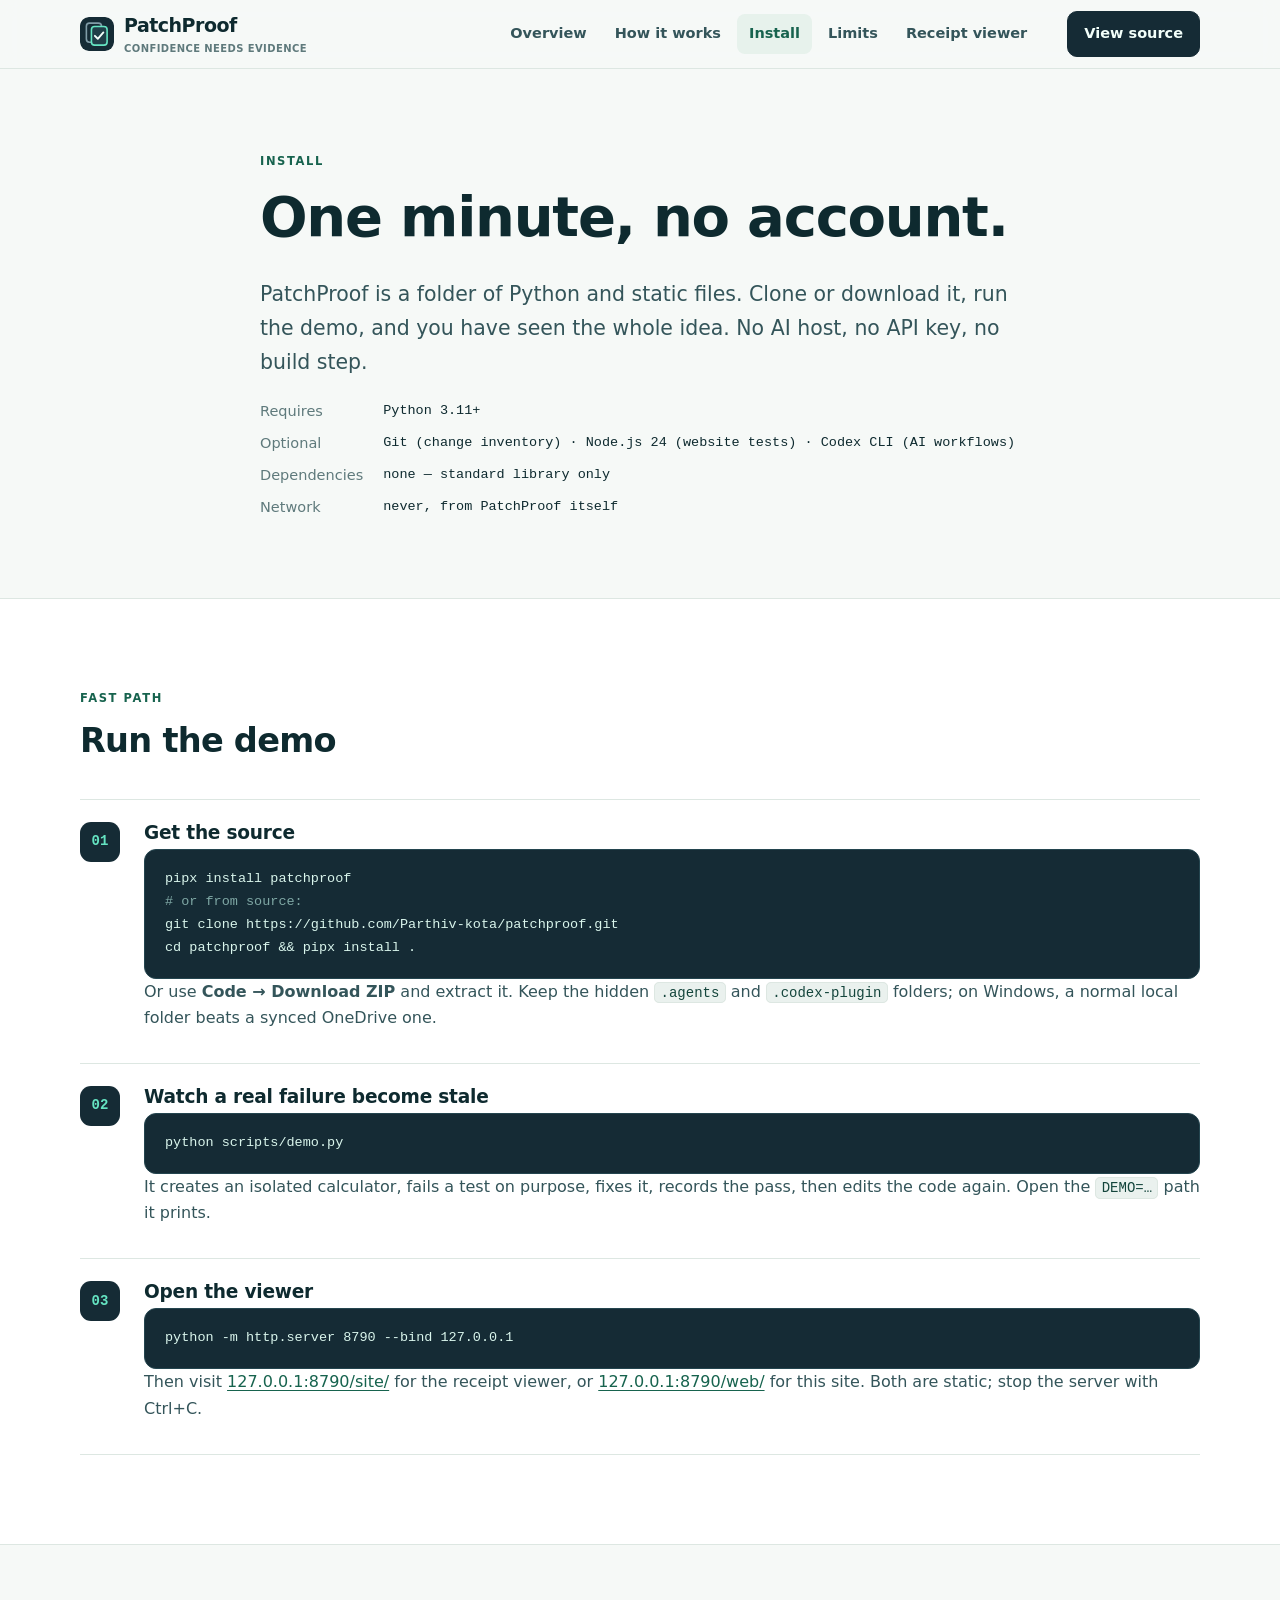
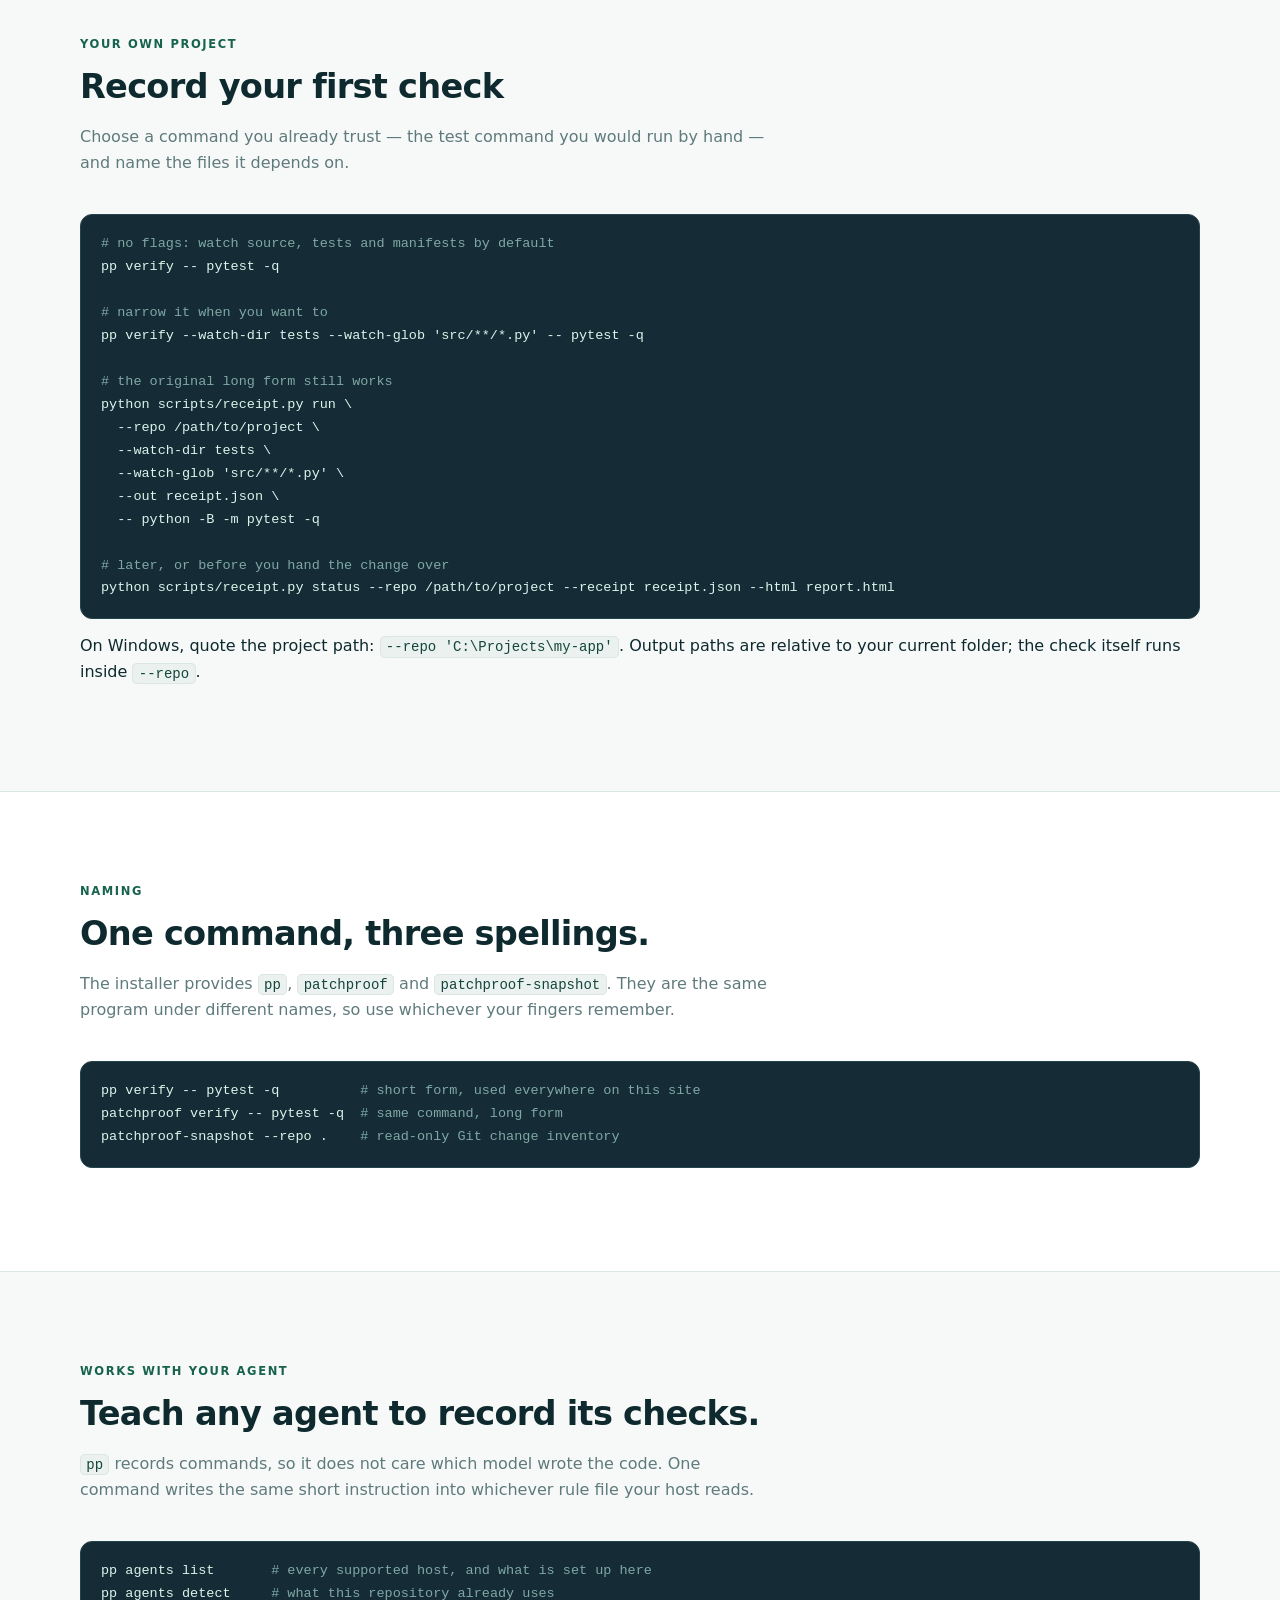
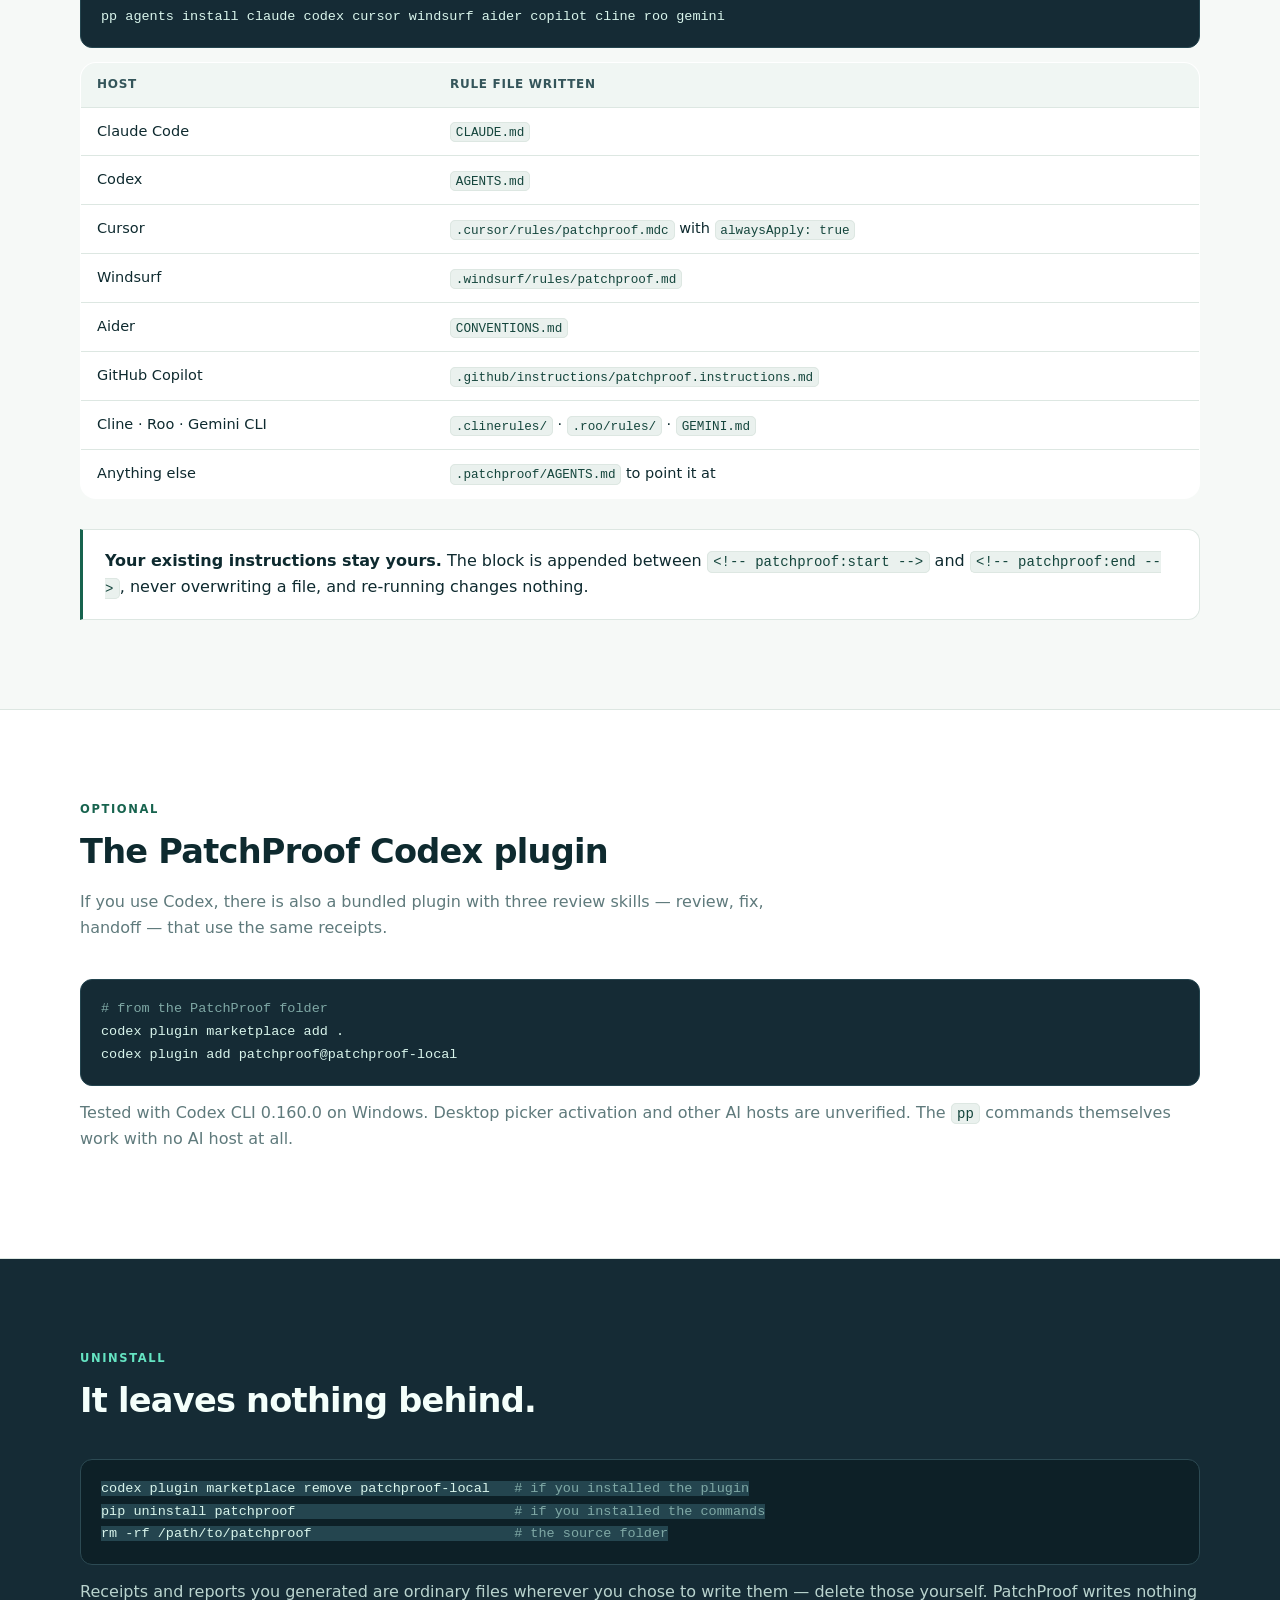
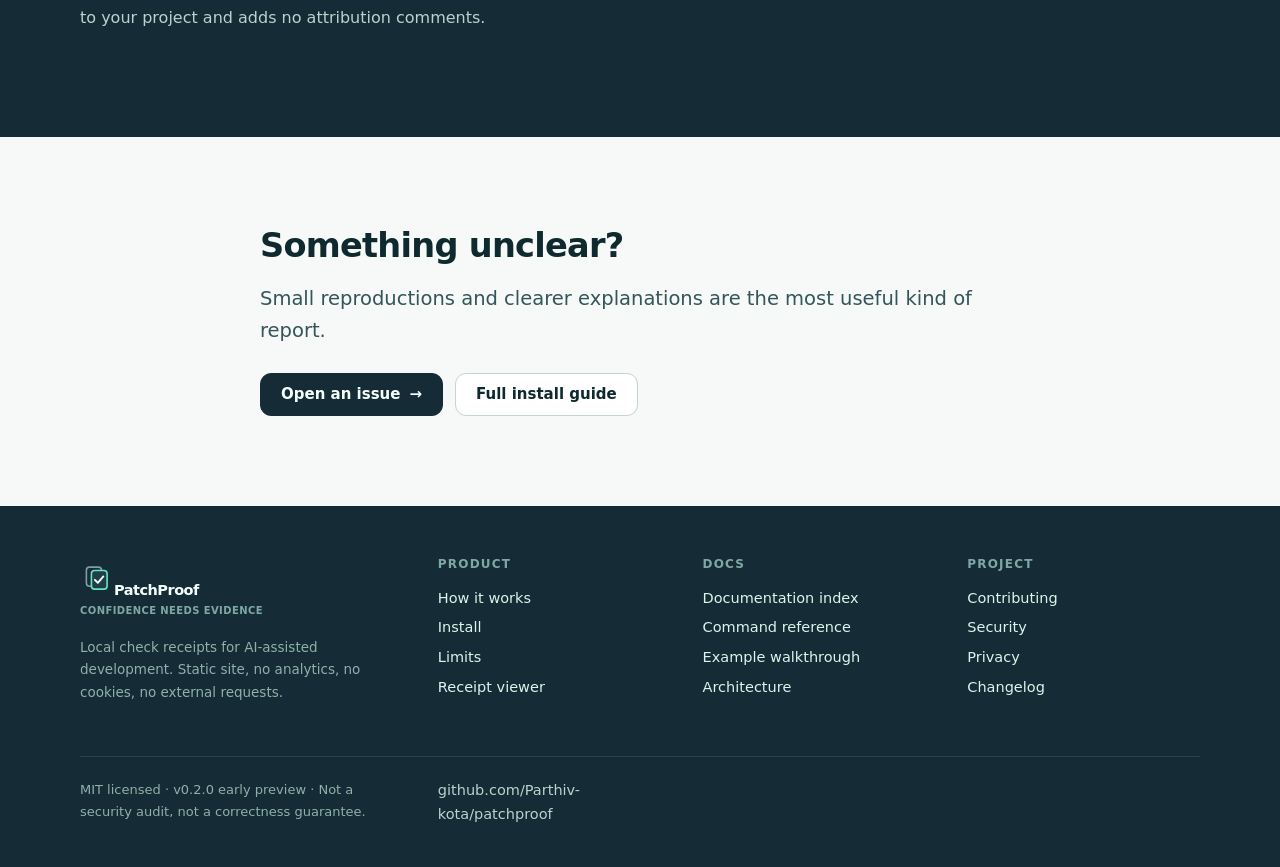
<file: web/install.html>
<!doctype html>
<html lang="en">
<head>
<meta charset="utf-8">
<meta name="viewport" content="width=device-width,initial-scale=1">
<meta http-equiv="Content-Security-Policy" content="default-src 'self'; img-src 'self'; style-src 'self'; script-src 'none'; object-src 'none'; base-uri 'none'; form-action 'none'">
<title>Install PatchProof — one minute, no account</title>
<meta name="description" content="Install PatchProof from source, run the demo, record your first check, and optionally add the Codex plugin. Python 3.11+ only.">
<meta name="color-scheme" content="light">
<link rel="icon" href="../assets/icon.svg" type="image/svg+xml">
<meta property="og:image" content="og.png">
<meta property="og:image:width" content="1200">
<meta property="og:image:height" content="630">
<meta name="twitter:card" content="summary_large_image">
<meta name="twitter:image" content="og.png">
<meta property="og:title" content="Install PatchProof — one minute, no account">
<meta property="og:description" content="Install from source, run the demo, record your first check. Python 3.11+ only.">
<meta property="og:type" content="website">
<link rel="stylesheet" href="style.css">
</head>
<body>
<a class="skip" href="#main">Skip to content</a>

<header class="site-header">
  <div class="wrap">
    <a class="brand" href="index.html">
      <img src="../assets/icon.svg" alt="">
      <span>PatchProof<small>Confidence needs evidence</small></span>
    </a>
    <nav class="site-nav" aria-label="Main">
      <a href="index.html">Overview</a>
      <a href="how-it-works.html">How it works</a>
      <a href="install.html" aria-current="page">Install</a>
      <a href="limits.html">Limits</a>
      <a href="../site/index.html">Receipt viewer</a>
    </nav>
    <a class="header-cta" href="https://github.com/Parthiv-kota/patchproof">View source</a>
  </div>
</header>

<main id="main">

  <section class="hero">
    <div class="wrap-narrow">
      <div class="eyebrow">Install</div>
      <h1>One minute, no account.</h1>
      <p class="lede">PatchProof is a folder of Python and static files. Clone or download it, run the demo, and you have seen the whole idea. No AI host, no API key, no build step.</p>
      <dl class="kv" style="margin-top:24px">
        <dt>Requires</dt><dd>Python 3.11+</dd>
        <dt>Optional</dt><dd>Git (change inventory) · Node.js 24 (website tests) · Codex CLI (AI workflows)</dd>
        <dt>Dependencies</dt><dd>none — standard library only</dd>
        <dt>Network</dt><dd>never, from PatchProof itself</dd>
      </dl>
    </div>
  </section>

  <section class="band">
    <div class="wrap">
      <div class="section-head"><div class="eyebrow">Fast path</div><h2>Run the demo</h2></div>
      <div class="steps">
        <div class="step">
          <div class="step-n" aria-hidden="true"></div>
          <div>
            <h3>Get the source</h3>
            <pre><code>pipx install patchproof
<span class="c"># or from source:</span>
git clone https://github.com/Parthiv-kota/patchproof.git
cd patchproof &amp;&amp; pipx install .</code></pre>
            <p class="muted" style="font-size:14px">Or use <strong>Code → Download ZIP</strong> and extract it. Keep the hidden <code>.agents</code> and <code>.codex-plugin</code> folders; on Windows, a normal local folder beats a synced OneDrive one.</p>
          </div>
        </div>
        <div class="step">
          <div class="step-n" aria-hidden="true"></div>
          <div>
            <h3>Watch a real failure become stale</h3>
            <pre><code>python scripts/demo.py</code></pre>
            <p>It creates an isolated calculator, fails a test on purpose, fixes it, records the pass, then edits the code again. Open the <code>DEMO=…</code> path it prints.</p>
          </div>
        </div>
        <div class="step">
          <div class="step-n" aria-hidden="true"></div>
          <div>
            <h3>Open the viewer</h3>
            <pre><code>python -m http.server 8790 --bind 127.0.0.1</code></pre>
            <p>Then visit <a href="http://127.0.0.1:8790/site/">127.0.0.1:8790/site/</a> for the receipt viewer, or <a href="http://127.0.0.1:8790/web/">127.0.0.1:8790/web/</a> for this site. Both are static; stop the server with Ctrl+C.</p>
          </div>
        </div>
      </div>
    </div>
  </section>

  <section>
    <div class="wrap">
      <div class="section-head">
        <div class="eyebrow">Your own project</div>
        <h2>Record your first check</h2>
        <p>Choose a command you already trust — the test command you would run by hand — and name the files it depends on.</p>
      </div>
      <pre><code><span class="c"># no flags: watch source, tests and manifests by default</span>
pp verify -- pytest -q

<span class="c"># narrow it when you want to</span>
pp verify --watch-dir tests --watch-glob 'src/**/*.py' -- pytest -q

<span class="c"># the original long form still works</span>
python scripts/receipt.py run \
  --repo /path/to/project \
  --watch-dir tests \
  --watch-glob 'src/**/*.py' \
  --out receipt.json \
  -- python -B -m pytest -q

<span class="c"># later, or before you hand the change over</span>
python scripts/receipt.py status --repo /path/to/project --receipt receipt.json --html report.html</code></pre>
      <p>On Windows, quote the project path: <code>--repo 'C:\Projects\my-app'</code>. Output paths are relative to your current folder; the check itself runs inside <code>--repo</code>.</p>
    </div>
  </section>

  <section class="band">
    <div class="wrap">
      <div class="section-head">
        <div class="eyebrow">Naming</div>
        <h2>One command, three spellings.</h2>
        <p>The installer provides <code>pp</code>, <code>patchproof</code> and <code>patchproof-snapshot</code>. They are the same program under different names, so use whichever your fingers remember.</p>
      </div>
      <pre><code>pp verify -- pytest -q          <span class="c"># short form, used everywhere on this site</span>
patchproof verify -- pytest -q  <span class="c"># same command, long form</span>
patchproof-snapshot --repo .    <span class="c"># read-only Git change inventory</span></code></pre>
    </div>
  </section>

  <section>
    <div class="wrap">
      <div class="section-head">
        <div class="eyebrow">Works with your agent</div>
        <h2>Teach any agent to record its checks.</h2>
        <p><code>pp</code> records commands, so it does not care which model wrote the code. One command writes the same short instruction into whichever rule file your host reads.</p>
      </div>
      <pre><code>pp agents list       <span class="c"># every supported host, and what is set up here</span>
pp agents detect     <span class="c"># what this repository already uses</span>
pp agents install claude codex cursor windsurf aider copilot cline roo gemini</code></pre>
      <table class="states" style="margin-top:22px">
        <thead><tr><th scope="col">Host</th><th scope="col">Rule file written</th></tr></thead>
        <tbody>
          <tr><td>Claude Code</td><td><code>CLAUDE.md</code></td></tr>
          <tr><td>Codex</td><td><code>AGENTS.md</code></td></tr>
          <tr><td>Cursor</td><td><code>.cursor/rules/patchproof.mdc</code> with <code>alwaysApply: true</code></td></tr>
          <tr><td>Windsurf</td><td><code>.windsurf/rules/patchproof.md</code></td></tr>
          <tr><td>Aider</td><td><code>CONVENTIONS.md</code></td></tr>
          <tr><td>GitHub Copilot</td><td><code>.github/instructions/patchproof.instructions.md</code></td></tr>
          <tr><td>Cline · Roo · Gemini CLI</td><td><code>.clinerules/</code> · <code>.roo/rules/</code> · <code>GEMINI.md</code></td></tr>
          <tr><td>Anything else</td><td><code>.patchproof/AGENTS.md</code> to point it at</td></tr>
        </tbody>
      </table>
      <div class="note-band">
        <p><strong>Your existing instructions stay yours.</strong> The block is appended between <code>&lt;!-- patchproof:start --&gt;</code> and <code>&lt;!-- patchproof:end --&gt;</code>, never overwriting a file, and re-running changes nothing.</p>
      </div>
    </div>
  </section>

  <section class="band">
    <div class="wrap">
      <div class="section-head">
        <div class="eyebrow">Optional</div>
        <h2>The PatchProof Codex plugin</h2>
        <p>If you use Codex, there is also a bundled plugin with three review skills — review, fix, handoff — that use the same receipts.</p>
      </div>
      <pre><code><span class="c"># from the PatchProof folder</span>
codex plugin marketplace add .
codex plugin add patchproof@patchproof-local</code></pre>
      <p class="muted" style="font-size:14px">Tested with Codex CLI 0.160.0 on Windows. Desktop picker activation and other AI hosts are unverified. The <code>pp</code> commands themselves work with no AI host at all.</p>
    </div>
  </section>

  <section class="band-deep">
    <div class="wrap">
      <div class="section-head">
        <div class="eyebrow" style="color:var(--mint)">Uninstall</div>
        <h2>It leaves nothing behind.</h2>
      </div>
      <pre><code>codex plugin marketplace remove patchproof-local   <span class="c"># if you installed the plugin</span>
pip uninstall patchproof                           <span class="c"># if you installed the commands</span>
rm -rf /path/to/patchproof                         <span class="c"># the source folder</span></code></pre>
      <p>Receipts and reports you generated are ordinary files wherever you chose to write them — delete those yourself. PatchProof writes nothing to your project and adds no attribution comments.</p>
    </div>
  </section>

  <section>
    <div class="wrap-narrow" style="text-align:center">
      <h2>Something unclear?</h2>
      <p class="lede" style="margin-inline:auto">Small reproductions and clearer explanations are the most useful kind of report.</p>
      <div class="btn-row" style="justify-content:center">
        <a class="btn btn-primary" href="https://github.com/Parthiv-kota/patchproof/issues/new/choose">Open an issue <span aria-hidden="true">→</span></a>
        <a class="btn btn-secondary" href="../INSTALL.md">Full install guide</a>
      </div>
    </div>
  </section>

</main>

<footer class="site-footer">
  <div class="wrap">
    <div>
      <a class="brand" href="index.html"><img src="../assets/icon.svg" alt=""><span>PatchProof<small>Confidence needs evidence</small></span></a>
      <p>Local check receipts for AI-assisted development. Static site, no analytics, no cookies, no external requests.</p>
    </div>
    <div>
      <h4>Product</h4>
      <a href="how-it-works.html">How it works</a>
      <a href="install.html">Install</a>
      <a href="limits.html">Limits</a>
      <a href="../site/index.html">Receipt viewer</a>
    </div>
    <div>
      <h4>Docs</h4>
      <a href="../docs/README.md">Documentation index</a>
      <a href="../docs/CLI.md">Command reference</a>
      <a href="../examples/README.md">Example walkthrough</a>
      <a href="../docs/ARCHITECTURE.md">Architecture</a>
    </div>
    <div>
      <h4>Project</h4>
      <a href="../CONTRIBUTING.md">Contributing</a>
      <a href="../SECURITY.md">Security</a>
      <a href="../PRIVACY.md">Privacy</a>
      <a href="../CHANGELOG.md">Changelog</a>
    </div>
  </div>
  <div class="wrap footer-base">
    <span>MIT licensed · v0.2.0 early preview · Not a security audit, not a correctness guarantee.</span>
    <span><a href="https://github.com/Parthiv-kota/patchproof">github.com/Parthiv-kota/patchproof</a></span>
  </div>
</footer>

</body>
</html>
</file>
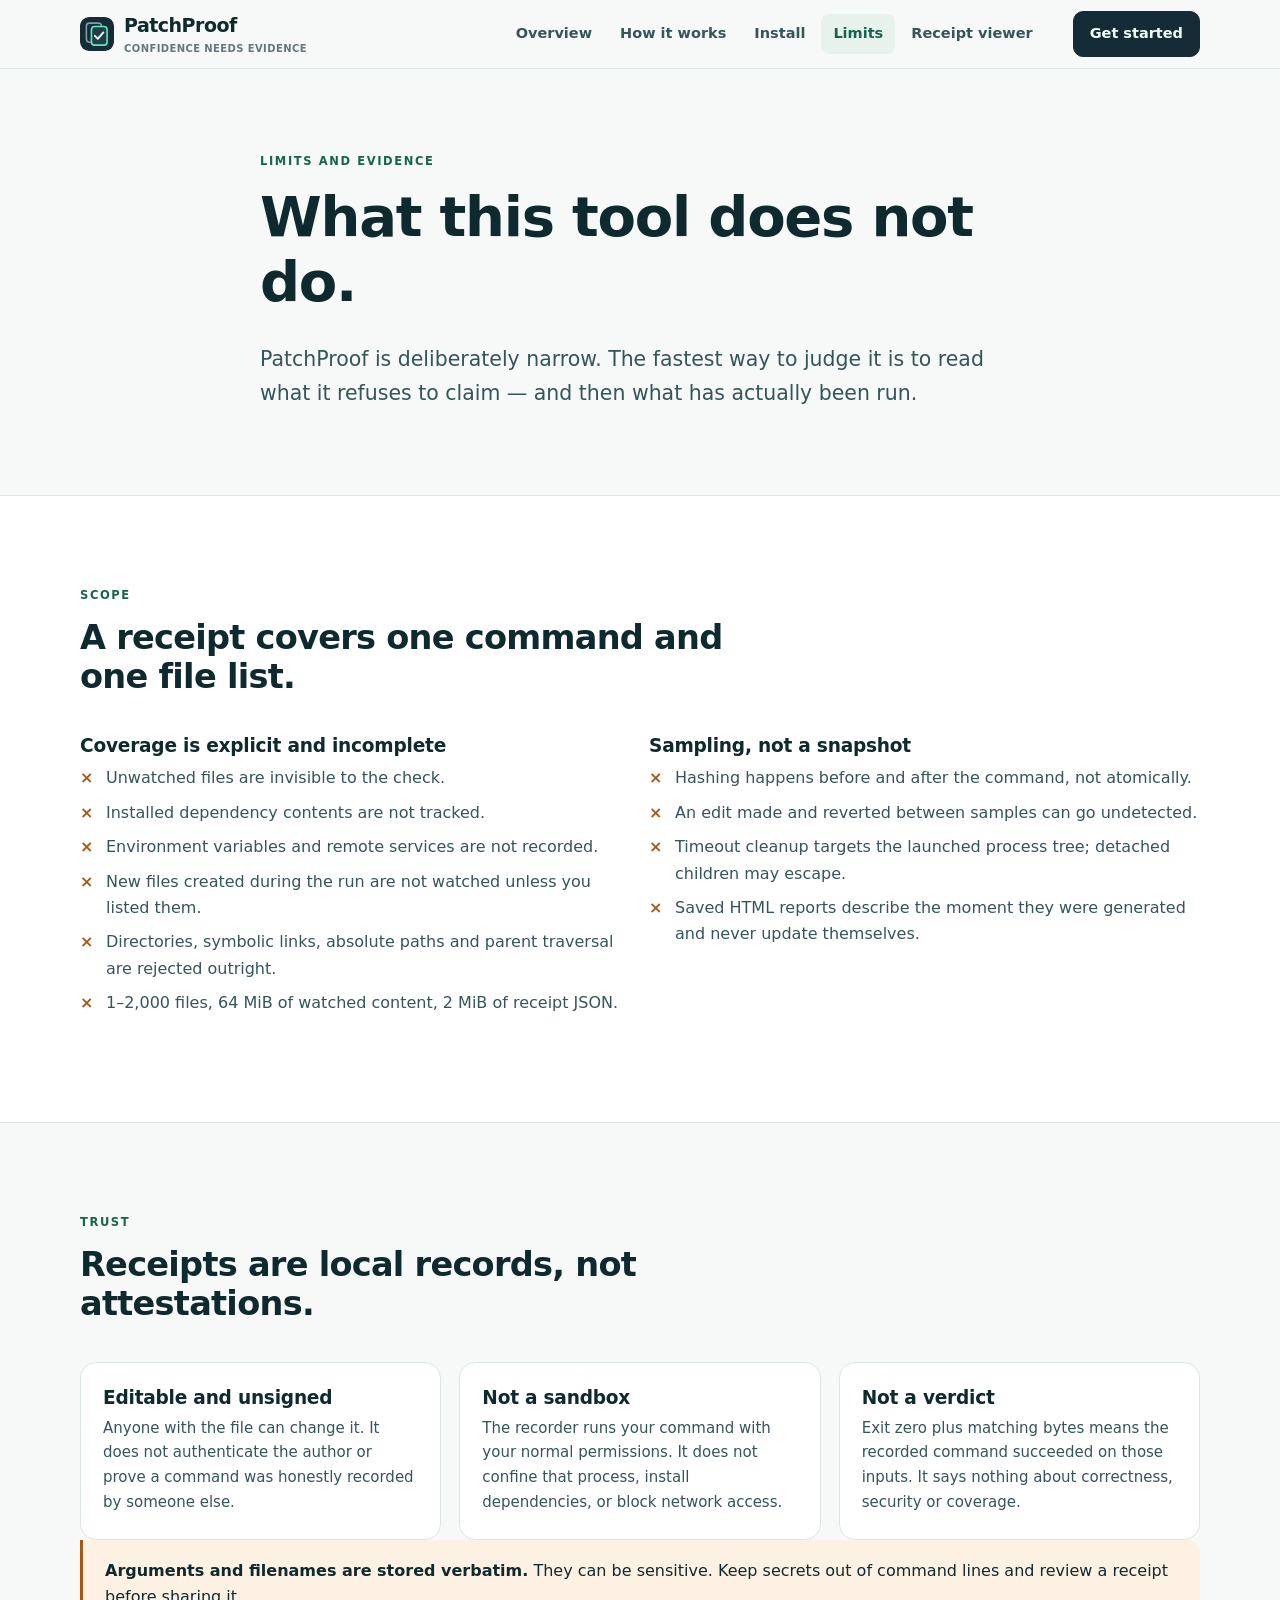
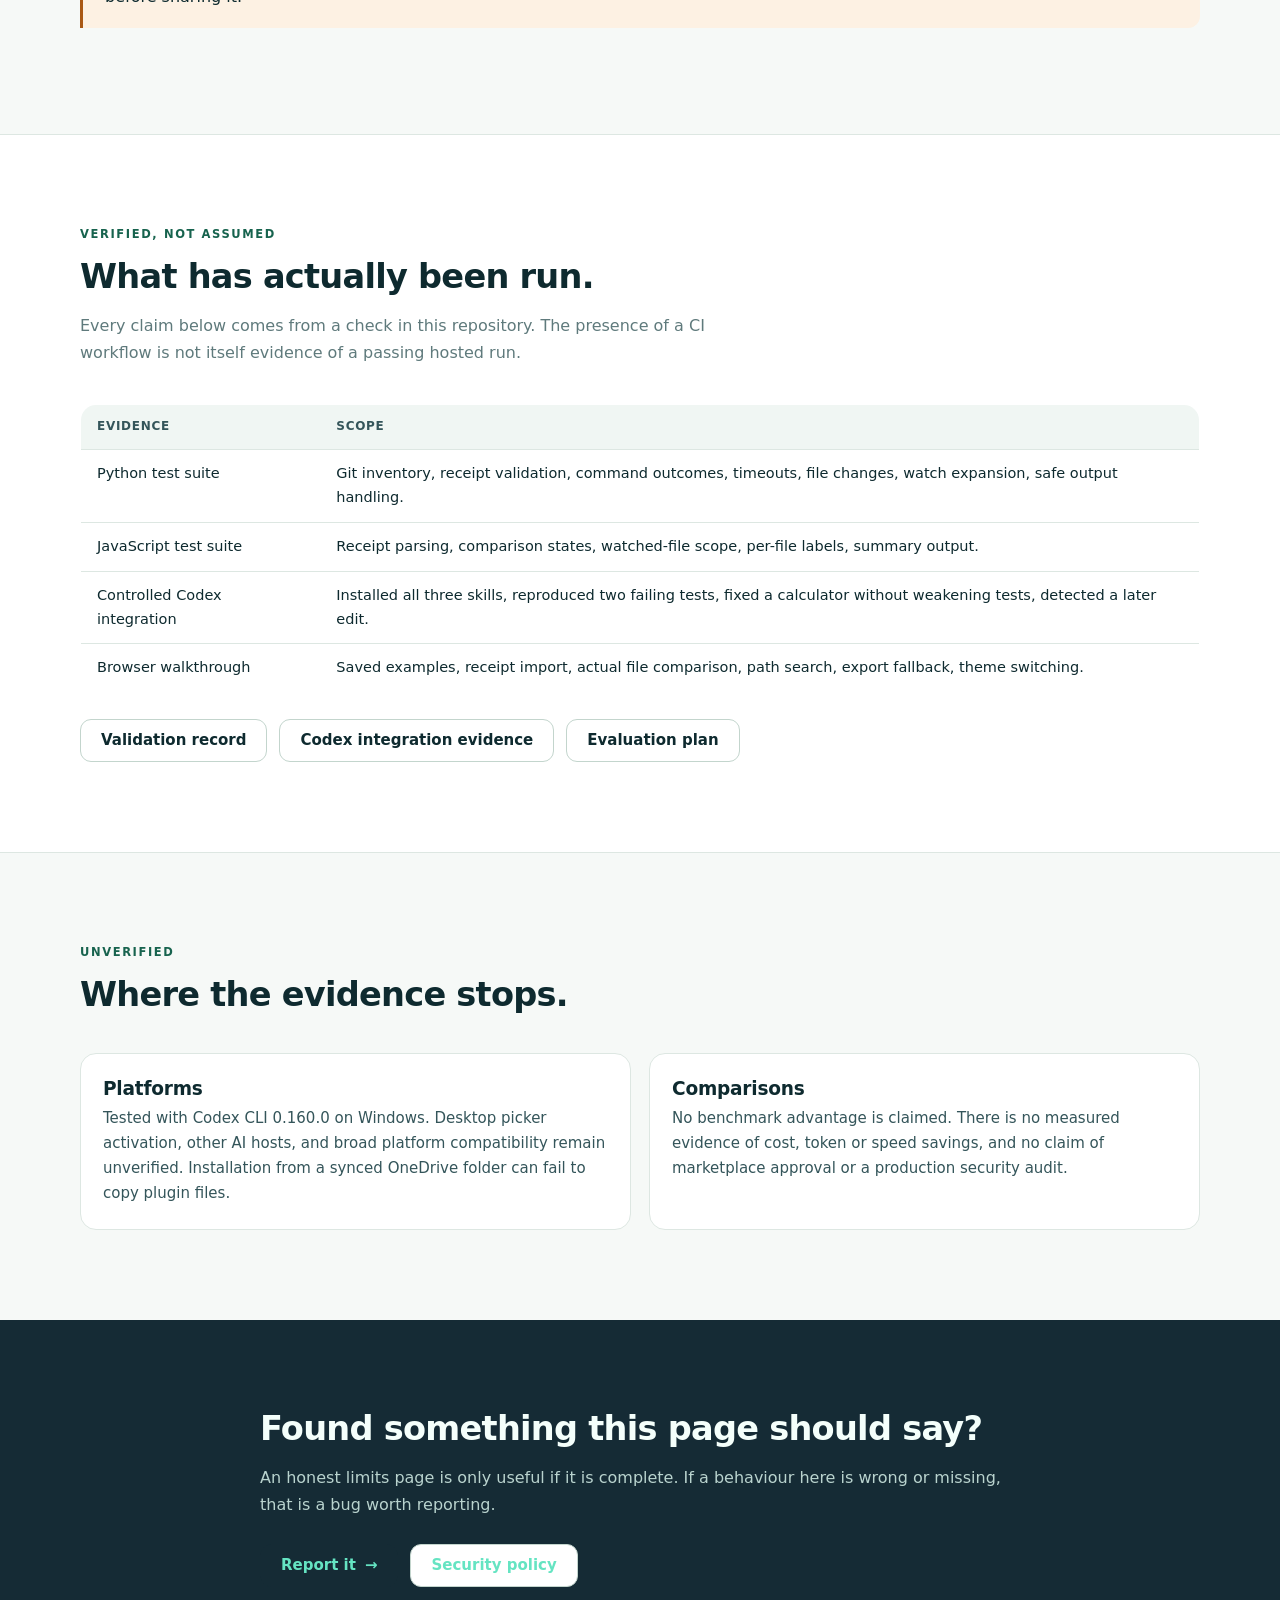
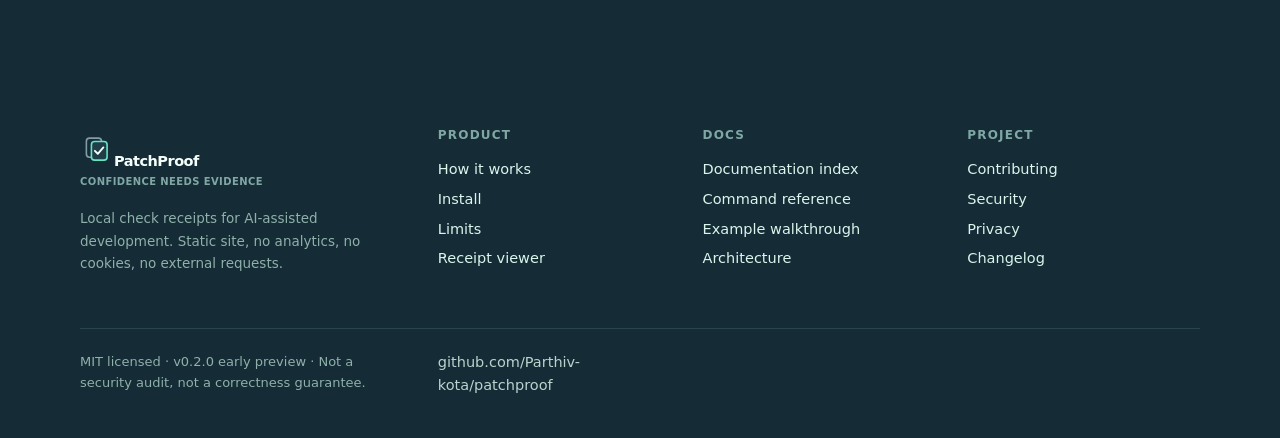
<file: web/limits.html>
<!doctype html>
<html lang="en">
<head>
<meta charset="utf-8">
<meta name="viewport" content="width=device-width,initial-scale=1">
<meta http-equiv="Content-Security-Policy" content="default-src 'self'; img-src 'self'; style-src 'self'; script-src 'none'; object-src 'none'; base-uri 'none'; form-action 'none'">
<title>PatchProof limits — what a receipt does not prove</title>
<meta name="description" content="Every known limitation of PatchProof: scope, sampling, sandboxing, unsigned receipts, unverified platforms, and what has actually been tested.">
<meta name="color-scheme" content="light">
<link rel="icon" href="../assets/icon.svg" type="image/svg+xml">
<meta property="og:image" content="og.png">
<meta property="og:image:width" content="1200">
<meta property="og:image:height" content="630">
<meta name="twitter:card" content="summary_large_image">
<meta name="twitter:image" content="og.png">
<meta property="og:title" content="PatchProof limits — what a receipt does not prove">
<meta property="og:description" content="Every known limitation, what has actually been tested, and where the evidence stops.">
<meta property="og:type" content="website">
<link rel="stylesheet" href="style.css">
</head>
<body>
<a class="skip" href="#main">Skip to content</a>

<header class="site-header">
  <div class="wrap">
    <a class="brand" href="index.html">
      <img src="../assets/icon.svg" alt="">
      <span>PatchProof<small>Confidence needs evidence</small></span>
    </a>
    <nav class="site-nav" aria-label="Main">
      <a href="index.html">Overview</a>
      <a href="how-it-works.html">How it works</a>
      <a href="install.html">Install</a>
      <a href="limits.html" aria-current="page">Limits</a>
      <a href="../site/index.html">Receipt viewer</a>
    </nav>
    <a class="header-cta" href="install.html">Get started</a>
  </div>
</header>

<main id="main">

  <section class="hero">
    <div class="wrap-narrow">
      <div class="eyebrow">Limits and evidence</div>
      <h1>What this tool does not do.</h1>
      <p class="lede">PatchProof is deliberately narrow. The fastest way to judge it is to read what it refuses to claim — and then what has actually been run.</p>
    </div>
  </section>

  <section class="band">
    <div class="wrap">
      <div class="section-head"><div class="eyebrow">Scope</div><h2>A receipt covers one command and one file list.</h2></div>
      <div class="grid grid-2">
        <div>
          <h3>Coverage is explicit and incomplete</h3>
          <ul class="ticks cross">
            <li>Unwatched files are invisible to the check.</li>
            <li>Installed dependency contents are not tracked.</li>
            <li>Environment variables and remote services are not recorded.</li>
            <li>New files created during the run are not watched unless you listed them.</li>
            <li>Directories, symbolic links, absolute paths and parent traversal are rejected outright.</li>
            <li>1–2,000 files, 64 MiB of watched content, 2 MiB of receipt JSON.</li>
          </ul>
        </div>
        <div>
          <h3>Sampling, not a snapshot</h3>
          <ul class="ticks cross">
            <li>Hashing happens before and after the command, not atomically.</li>
            <li>An edit made and reverted between samples can go undetected.</li>
            <li>Timeout cleanup targets the launched process tree; detached children may escape.</li>
            <li>Saved HTML reports describe the moment they were generated and never update themselves.</li>
          </ul>
        </div>
      </div>
    </div>
  </section>

  <section>
    <div class="wrap">
      <div class="section-head"><div class="eyebrow">Trust</div><h2>Receipts are local records, not attestations.</h2></div>
      <div class="grid grid-3">
        <article class="card"><h3>Editable and unsigned</h3><p>Anyone with the file can change it. It does not authenticate the author or prove a command was honestly recorded by someone else.</p></article>
        <article class="card"><h3>Not a sandbox</h3><p>The recorder runs your command with your normal permissions. It does not confine that process, install dependencies, or block network access.</p></article>
        <article class="card"><h3>Not a verdict</h3><p>Exit zero plus matching bytes means the recorded command succeeded on those inputs. It says nothing about correctness, security or coverage.</p></article>
      </div>
      <div class="callout callout-warn" style="margin-top:26px">
        <p><strong>Arguments and filenames are stored verbatim.</strong> They can be sensitive. Keep secrets out of command lines and review a receipt before sharing it.</p>
      </div>
    </div>
  </section>

  <section class="band">
    <div class="wrap">
      <div class="section-head">
        <div class="eyebrow">Verified, not assumed</div>
        <h2>What has actually been run.</h2>
        <p>Every claim below comes from a check in this repository. The presence of a CI workflow is not itself evidence of a passing hosted run.</p>
      </div>
      <table class="states">
        <thead><tr><th scope="col">Evidence</th><th scope="col">Scope</th></tr></thead>
        <tbody>
          <tr><td>Python test suite</td><td>Git inventory, receipt validation, command outcomes, timeouts, file changes, watch expansion, safe output handling.</td></tr>
          <tr><td>JavaScript test suite</td><td>Receipt parsing, comparison states, watched-file scope, per-file labels, summary output.</td></tr>
          <tr><td>Controlled Codex integration</td><td>Installed all three skills, reproduced two failing tests, fixed a calculator without weakening tests, detected a later edit.</td></tr>
          <tr><td>Browser walkthrough</td><td>Saved examples, receipt import, actual file comparison, path search, export fallback, theme switching.</td></tr>
        </tbody>
      </table>
      <div class="btn-row">
        <a class="btn btn-secondary" href="../docs/VALIDATION.md">Validation record</a>
        <a class="btn btn-secondary" href="../docs/CODEX_TEST.md">Codex integration evidence</a>
        <a class="btn btn-secondary" href="../docs/EVALUATION.md">Evaluation plan</a>
      </div>
    </div>
  </section>

  <section>
    <div class="wrap">
      <div class="section-head"><div class="eyebrow">Unverified</div><h2>Where the evidence stops.</h2></div>
      <div class="grid grid-2">
        <article class="card">
          <h3>Platforms</h3>
          <p>Tested with Codex CLI 0.160.0 on Windows. Desktop picker activation, other AI hosts, and broad platform compatibility remain unverified. Installation from a synced OneDrive folder can fail to copy plugin files.</p>
        </article>
        <article class="card">
          <h3>Comparisons</h3>
          <p>No benchmark advantage is claimed. There is no measured evidence of cost, token or speed savings, and no claim of marketplace approval or a production security audit.</p>
        </article>
      </div>
    </div>
  </section>

  <section class="band-deep">
    <div class="wrap-narrow">
      <h2>Found something this page should say?</h2>
      <p>An honest limits page is only useful if it is complete. If a behaviour here is wrong or missing, that is a bug worth reporting.</p>
      <div class="btn-row">
        <a class="btn btn-primary" href="https://github.com/Parthiv-kota/patchproof/issues/new/choose">Report it <span aria-hidden="true">→</span></a>
        <a class="btn btn-secondary" href="../SECURITY.md">Security policy</a>
      </div>
    </div>
  </section>

</main>

<footer class="site-footer">
  <div class="wrap">
    <div>
      <a class="brand" href="index.html"><img src="../assets/icon.svg" alt=""><span>PatchProof<small>Confidence needs evidence</small></span></a>
      <p>Local check receipts for AI-assisted development. Static site, no analytics, no cookies, no external requests.</p>
    </div>
    <div>
      <h4>Product</h4>
      <a href="how-it-works.html">How it works</a>
      <a href="install.html">Install</a>
      <a href="limits.html">Limits</a>
      <a href="../site/index.html">Receipt viewer</a>
    </div>
    <div>
      <h4>Docs</h4>
      <a href="../docs/README.md">Documentation index</a>
      <a href="../docs/CLI.md">Command reference</a>
      <a href="../examples/README.md">Example walkthrough</a>
      <a href="../docs/ARCHITECTURE.md">Architecture</a>
    </div>
    <div>
      <h4>Project</h4>
      <a href="../CONTRIBUTING.md">Contributing</a>
      <a href="../SECURITY.md">Security</a>
      <a href="../PRIVACY.md">Privacy</a>
      <a href="../CHANGELOG.md">Changelog</a>
    </div>
  </div>
  <div class="wrap footer-base">
    <span>MIT licensed · v0.2.0 early preview · Not a security audit, not a correctness guarantee.</span>
    <span><a href="https://github.com/Parthiv-kota/patchproof">github.com/Parthiv-kota/patchproof</a></span>
  </div>
</footer>

</body>
</html>
</file>
<file: site/style.css>
@font-face{font-family:system;src:local('Segoe UI')}*{box-sizing:border-box}html{scroll-behavior:smooth}body{--bg:#f7f9f7;--panel:#fff;--ink:#163b39;--muted:#667772;--line:#dce5de;--green:#17634e;--soft:#eaf2eb;--amber:#a95814;margin:0;background:var(--bg);color:var(--ink);font:15px/1.6 system-ui,sans-serif}body.dark{--bg:#14201f;--panel:#1c2e2b;--ink:#e0eee7;--muted:#a5bab0;--line:#344c43;--green:#98dec0;--soft:#29443a;--amber:#f1bc7e}button,input{font:inherit}a{color:var(--green)}button,a,input,summary{outline-offset:5px}button,a{touch-action:manipulation}button{cursor:pointer}button:disabled{cursor:not-allowed;opacity:.55}[hidden]{display:none!important}.skip{position:fixed;top:-100px;left:20px;z-index:100;background:var(--panel);padding:15px}.skip:focus{top:10px}aside{width:244px;position:fixed;inset:0 auto 0 0;border-right:1px solid var(--line);background:var(--panel);padding:30px 20px;display:flex;flex-direction:column}.brand{display:flex;gap:10px;text-decoration:none;color:var(--ink);font-size:21px;font-weight:750;letter-spacing:-.7px}.brand img{width:42px;height:42px}.brand small{display:block;font-size:10px;color:var(--muted);font-weight:500;letter-spacing:0}.nav-label{font-size:10px;letter-spacing:.15em;color:var(--muted);margin:50px 12px 14px}nav a{display:flex;gap:14px;color:var(--muted);padding:12px 16px;text-decoration:none;border-radius:9px;font-weight:550;margin:3px 0}nav a[aria-current=page]{color:var(--green);background:var(--soft)}nav a:hover{background:var(--soft)}nav a span{font-size:20px;line-height:24px;width:22px}.sidebar-note{margin-top:auto;background:var(--bg);border:1px solid var(--line);border-radius:12px;padding:15px;font-size:12px}.sidebar-note p{font-size:12px;line-height:1.7}.dot{display:inline-block;width:7px;height:7px;background:#35b883;border-radius:50%;margin-right:6px}.version{font-size:10px;color:var(--muted)}.shell{margin-left:244px}header{height:77px;border-bottom:1px solid var(--line);display:flex;justify-content:space-between;align-items:center;padding:0 40px;font-size:13px}header>div{display:flex;gap:20px;align-items:center}.privacy-badge{font-size:11px;color:var(--green)}.quiet{border:1px solid var(--line);border-radius:8px;background:var(--panel);color:var(--ink);padding:7px 11px;font-size:12px}main{max-width:1320px;margin:auto;padding:48px 44px 20px}.eyebrow{font-size:10px;font-weight:700;letter-spacing:.15em;color:var(--green);margin-bottom:18px}h1{font-size:clamp(34px,3.2vw,54px);line-height:1.12;letter-spacing:-2px;font-weight:650;margin:0 0 22px}h1 em{font-style:normal;color:var(--green)}p{color:var(--muted);margin:10px 0 18px}h2{font-size:21px;letter-spacing:-.5px;margin:0}h3{font-size:21px;margin:10px 0}.hero{display:grid;grid-template-columns:1.4fr 1fr;gap:44px;align-items:center;padding:8px 0 40px}.hero>div>p,.intro{max-width:590px;font-size:16px}.actions{display:flex;gap:12px;flex-wrap:wrap;margin-top:25px}.button{display:inline-flex;justify-content:center;align-items:center;gap:20px;padding:11px 17px;border:1px solid var(--line);border-radius:8px;font-size:13px;font-weight:650;text-decoration:none;line-height:1.6}.primary{background:#195a46;color:white;border-color:#195a46}.primary:hover{background:#124835}.secondary{background:var(--panel);color:var(--ink)}.secondary:hover{background:var(--soft)}.proof-card{border:1px solid var(--line);border-radius:14px;background:var(--panel);padding:22px;box-shadow:0 14px 32px #11382609;transform:rotate(-1deg)}.proof-top{font-size:9px;letter-spacing:.08em;font-weight:700;display:flex;align-items:center;margin-bottom:16px}.pill{margin-left:auto;background:var(--soft);padding:2px 8px;border-radius:8px;color:var(--green);font-weight:500;letter-spacing:0}.file-line{display:flex;gap:15px;justify-content:space-between;padding:15px 0;border-bottom:1px solid var(--line);font-size:11px}.file-line span{color:var(--muted)}.file-line strong{font-weight:550}.amber{color:var(--amber)}.proof-card p{font-size:10px;margin:17px 0 0}.section-title{display:flex;justify-content:space-between;align-items:center;gap:15px;margin:26px 0 18px}.section-title p{font-size:12px;margin:4px 0 0}.tag{font-size:9px;letter-spacing:.08em;color:var(--muted);white-space:nowrap}.steps{display:grid;grid-template-columns:repeat(3,1fr);gap:12px}.steps button{text-align:left;border:1px solid var(--line);background:var(--panel);color:var(--ink);padding:18px;border-radius:10px}.steps button.selected{border:1px solid var(--green);background:var(--soft)}.steps span{font-size:10px;color:var(--green);display:block;margin-bottom:12px}.steps strong{display:block;font-size:14px}.steps small{font-size:11px;color:var(--muted)}.demo-result{margin-top:14px;padding:22px 25px;border:1px solid var(--line);background:var(--panel);border-radius:12px;display:grid;grid-template-columns:1.6fr 1fr;gap:30px}.status{font-size:10px;font-weight:700;letter-spacing:.07em;text-transform:uppercase;color:var(--amber)}.status.good{color:var(--green)}.demo-result p{font-size:12px;margin:6px 0}.demo-details{border-left:1px solid var(--line);padding-left:25px;font-size:11px;display:flex;flex-direction:column;gap:8px;justify-content:center}.demo-details>div{display:flex;justify-content:space-between;gap:15px}.demo-details span{color:var(--muted)}.text-button{border:0;background:transparent;color:var(--green);font-size:12px;font-weight:650;padding:10px 0 0;text-align:left}.benefits{display:grid;grid-template-columns:repeat(3,1fr);gap:35px;margin:24px 0}.benefits h3{font-size:13px}.benefits p{font-size:12px}.panel{border:1px solid var(--line);background:var(--panel);border-radius:12px;padding:23px;margin-bottom:20px}.import-grid,.guide-grid{display:grid;grid-template-columns:repeat(2,minmax(0,1fr));gap:20px;margin-top:28px}.guide-grid{grid-template-columns:repeat(3,minmax(0,1fr))}.step-number{font-size:11px;color:var(--green);display:block;margin-bottom:12px}.panel p{font-size:13px}.panel small{font-size:11px;color:var(--muted);display:block;margin-top:12px}.file-label{display:block;border:1px dashed var(--green);border-radius:8px;padding:12px;color:var(--green);font-size:13px}.file-label input{display:block;max-width:100%;font-size:11px;margin-top:10px}.file-label.disabled{opacity:.5}.notice{padding:13px 17px;background:var(--soft);border-radius:8px;font-size:13px}.notice.error{color:var(--amber)}.result-heading{display:flex;justify-content:space-between;gap:20px;align-items:center;margin:28px 0 20px}.result-heading h2{margin:10px 0}.result-heading p{font-size:13px;max-width:650px}.facts{display:grid;grid-template-columns:repeat(3,1fr);gap:15px;margin-bottom:20px}.facts>div{border:1px solid var(--line);padding:18px;border-radius:10px;background:var(--panel)}.facts span{display:block;color:var(--muted);font-size:11px}.facts strong{font-size:18px}.search{font-size:11px;color:var(--muted)}.search input{display:block;background:var(--bg);color:var(--ink);border:1px solid var(--line);border-radius:6px;padding:7px 10px;margin-top:5px;width:210px;max-width:100%}.file-row{display:flex;gap:20px;justify-content:space-between;border-top:1px solid var(--line);padding:13px 0;font-size:12px}.file-row code{overflow-wrap:anywhere}.file-row span{flex-shrink:0;color:var(--muted)}.scope-note{font-size:12px}pre{padding:16px;background:var(--bg);border-radius:6px;white-space:pre-wrap;overflow-wrap:anywhere;font-size:12px}summary{cursor:pointer;font-size:14px;font-weight:600}blockquote{margin:15px 0;padding:12px;border-left:3px solid var(--green);background:var(--bg);font-size:13px}.faq{max-width:900px;margin-top:20px}.faq details{border-bottom:1px solid var(--line);padding:18px 0}.faq p{font-size:14px}footer{border-top:1px solid var(--line);padding:23px 0;display:flex;justify-content:space-between;gap:20px;color:var(--muted);font-size:10px;margin-top:34px}@media(max-width:1100px){aside{width:205px;padding:25px 14px}.shell{margin-left:205px}main{padding:35px 28px}.hero{gap:24px}.guide-grid{grid-template-columns:1fr}.brand{font-size:18px}.brand small{font-size:9px}}@media(max-width:800px){aside{position:static;width:auto;padding:18px;border-bottom:1px solid var(--line);border-right:0}.brand small{font-size:10px}nav{display:flex;gap:5px;flex-wrap:wrap;margin-top:15px}nav a{padding:8px 10px;font-size:12px}nav a span,.nav-label,.sidebar-note{display:none}.shell{margin:0}header{padding:0 22px;height:58px}.hero{grid-template-columns:1fr}.proof-card{transform:none}.hero{padding-bottom:20px}.benefits{gap:18px}.tag{display:none}}@media(max-width:520px){main{padding:30px 20px 15px}h1{letter-spacing:-1px;font-size:36px}.steps{grid-template-columns:1fr}.steps button{padding:14px}.steps span{display:inline-block;float:left;margin:2px 16px 15px 0}.demo-result{grid-template-columns:1fr}.demo-details{border-left:0;padding-left:0;border-top:1px solid var(--line);padding-top:16px}.benefits,.import-grid,.facts{grid-template-columns:1fr}.section-title,.result-heading{align-items:flex-start;flex-direction:column}.import-grid{gap:0}.privacy-badge{display:none}.search input{width:100%}.search{width:100%}footer{flex-direction:column;gap:6px}.file-row{gap:10px;align-items:flex-start}}
@media(prefers-reduced-motion:reduce){html{scroll-behavior:auto}}
</file>
<file: web/style.css>
/* PatchProof website — static, no build step, no external requests. */
*, *::before, *::after { box-sizing: border-box; }

:root {
  --ink: #0e2a2f;
  --ink-soft: #34555a;
  --muted: #5f7a7c;
  --bg: #f6f9f7;
  --panel: #ffffff;
  --line: #dde7e2;
  --line-strong: #c3d5cd;
  --deep: #152b35;
  --deep-2: #1d3a45;
  --mint: #65e4c2;
  --green: #17634e;
  --green-soft: #e7f2ec;
  --amber: #a95814;
  --amber-soft: #fdf1e3;
  --shadow: 0 1px 2px rgba(14, 42, 47, .05), 0 12px 32px -12px rgba(14, 42, 47, .18);
  --radius: 16px;
  --mono: ui-monospace, "SF Mono", "Cascadia Mono", Menlo, Consolas, monospace;
}

html { scroll-behavior: smooth; }

body {
  margin: 0;
  background: var(--bg);
  color: var(--ink);
  font: 16px/1.65 ui-sans-serif, system-ui, -apple-system, "Segoe UI", Roboto, sans-serif;
  -webkit-font-smoothing: antialiased;
}

a { color: var(--green); text-decoration-thickness: 1px; text-underline-offset: 3px; }
a:hover { text-decoration-thickness: 2px; }
:focus-visible { outline: 3px solid var(--green); outline-offset: 3px; border-radius: 4px; }

.wrap { width: min(1120px, 100% - 48px); margin-inline: auto; }
.wrap-narrow { width: min(760px, 100% - 48px); margin-inline: auto; }

/* ---------- skip link ---------- */
.skip {
  position: fixed; top: -100px; left: 24px; z-index: 100;
  background: var(--panel); color: var(--ink); padding: 12px 18px;
  border-radius: 10px; box-shadow: var(--shadow); font-weight: 650;
}
.skip:focus { top: 16px; }

/* ---------- header ---------- */
.site-header {
  position: sticky; top: 0; z-index: 50;
  background: color-mix(in srgb, var(--bg) 88%, transparent);
  backdrop-filter: blur(10px);
  border-bottom: 1px solid var(--line);
}
.site-header .wrap {
  display: flex; align-items: center; gap: 28px;
  min-height: 68px;
}
.brand {
  display: flex; align-items: center; gap: 10px;
  color: var(--ink); text-decoration: none;
  font-weight: 750; font-size: 19px; letter-spacing: -.5px;
}
.brand img { width: 34px; height: 34px; border-radius: 9px; }
.brand small {
  display: block; font-size: 10px; font-weight: 550; letter-spacing: .04em;
  color: var(--muted); text-transform: uppercase;
}
.site-nav { display: flex; gap: 4px; margin-left: auto; flex-wrap: wrap; }
.site-nav a {
  color: var(--ink-soft); text-decoration: none; font-size: 14.5px; font-weight: 550;
  padding: 8px 12px; border-radius: 8px;
}
.site-nav a:hover { background: var(--green-soft); color: var(--green); }
.site-nav a[aria-current="page"] { color: var(--green); background: var(--green-soft); font-weight: 650; }
.header-cta {
  display: inline-flex; align-items: center; gap: 8px;
  background: var(--deep); color: #f2fffa; text-decoration: none;
  font-size: 14.5px; font-weight: 650; padding: 10px 16px; border-radius: 10px;
  border: 1px solid var(--deep);
}
.header-cta:hover { background: var(--deep-2); }
@media (max-width: 820px) {
  .site-nav { order: 3; width: 100%; margin: 0 0 10px; }
  .site-header .wrap { flex-wrap: wrap; padding-block: 10px; min-height: 0; }
  .header-cta { margin-left: auto; }
}

/* ---------- type ---------- */
h1, h2, h3, h4 { line-height: 1.16; letter-spacing: -.022em; margin: 0 0 .5em; font-weight: 750; }
h1 { font-size: clamp(2.2rem, 5.2vw, 3.5rem); }
h2 { font-size: clamp(1.5rem, 3vw, 2.1rem); }
h3 { font-size: 1.16rem; letter-spacing: -.012em; }
p { margin: 0 0 1em; }
.lede { font-size: clamp(1.05rem, 1.6vw, 1.22rem); color: var(--ink-soft); max-width: 62ch; }
.eyebrow {
  font-size: 11.5px; font-weight: 700; letter-spacing: .14em; text-transform: uppercase;
  color: var(--green); margin-bottom: 14px;
}
.muted { color: var(--muted); }
code, pre { font-family: var(--mono); }
:not(pre) > code {
  background: #eaf1ee; border: 1px solid var(--line);
  padding: .12em .38em; border-radius: 5px; font-size: .875em; color: #14453c;
}
pre {
  background: var(--deep); color: #d9f5ec; border-radius: 12px;
  padding: 18px 20px; overflow-x: auto; font-size: 13.5px; line-height: 1.7;
  margin: 0 0 1em; border: 1px solid #24454f;
}
pre code { color: inherit; background: none; border: 0; padding: 0; }
pre .c { color: #7fa8a5; }

/* ---------- buttons ---------- */
.btn {
  display: inline-flex; align-items: center; gap: 9px;
  font: inherit; font-size: 15px; font-weight: 650; line-height: 1;
  padding: 13px 20px; border-radius: 11px; text-decoration: none;
  border: 1px solid transparent; cursor: pointer; transition: transform .12s ease, background .15s ease;
}
.btn:active { transform: translateY(1px); }
.btn-primary { background: var(--deep); color: #f4fffb; border-color: var(--deep); }
.btn-primary:hover { background: var(--deep-2); }
.btn-secondary { background: var(--panel); color: var(--ink); border-color: var(--line-strong); }
.btn-secondary:hover { background: var(--green-soft); border-color: var(--green); color: var(--green); }
.btn-row { display: flex; flex-wrap: wrap; gap: 12px; margin-top: 26px; }

/* ---------- sections ---------- */
section { padding-block: clamp(48px, 7vw, 92px); }
.section-head { max-width: 68ch; margin-bottom: 38px; }
.section-head p { color: var(--muted); margin-bottom: 0; }
.band { background: var(--panel); border-block: 1px solid var(--line); }
.band-deep { background: var(--deep); color: #e6f6f0; border: 0; }
.band-deep h2, .band-deep h3 { color: #f4fffb; }
.band-deep h2 { text-wrap: balance; max-width: 34ch; }
.band-deep p { color: #b9d3ce; }
.band-deep a { color: var(--mint); }
.band-deep code { background: #24454f; border-color: #33575f; color: #d9f5ec; }
.band-deep pre { background: #0d2027; border-color: #2c4a53; }
.band-deep .eyebrow { color: var(--mint); }

/* ---------- hero ---------- */
.hero { padding-block: clamp(44px, 6.5vw, 84px) clamp(40px, 5vw, 64px); }
.hero-grid { display: grid; grid-template-columns: minmax(0, 1.05fr) minmax(0, .95fr); gap: 56px; align-items: center; }
@media (max-width: 900px) { .hero-grid { grid-template-columns: 1fr; gap: 40px; } }
.hero h1 em { font-style: normal; color: var(--green); }
.hero .lede { font-size: clamp(1.08rem, 1.7vw, 1.28rem); }
.hero-note { font-size: 13.5px; color: var(--muted); margin-top: 18px; }

/* receipt mock card */
.mock {
  background: var(--panel); border: 1px solid var(--line); border-radius: 18px;
  box-shadow: var(--shadow); overflow: hidden;
}
.mock-bar {
  display: flex; align-items: center; gap: 8px;
  padding: 12px 16px; border-bottom: 1px solid var(--line); background: #fbfdfc;
  font-size: 12px; font-weight: 650; letter-spacing: .05em; text-transform: uppercase; color: var(--muted);
}
.mock-bar .dot { width: 8px; height: 8px; border-radius: 50%; background: var(--mint); }
.mock-body { padding: 18px 18px 20px; }
.mock-status {
  display: inline-flex; align-items: center; gap: 7px;
  font-size: 12px; font-weight: 700; letter-spacing: .04em; text-transform: uppercase;
  color: var(--amber); background: var(--amber-soft); border: 1px solid #f0d8bf;
  padding: 5px 10px; border-radius: 999px; margin-bottom: 14px;
}
.mock-row {
  display: flex; justify-content: space-between; gap: 14px; align-items: baseline;
  padding: 9px 0; border-bottom: 1px dashed var(--line); font-size: 14px;
}
.mock-row:last-of-type { border-bottom: 0; }
.mock-row span { color: var(--muted); }
.mock-row strong { font-family: var(--mono); font-size: 13px; font-weight: 600; text-align: right; }
.mock-row .stale { color: var(--amber); }
.mock-foot { margin: 14px 0 0; font-size: 13px; color: var(--muted); }
.mock-file { display: flex; justify-content: space-between; gap: 10px; font-family: var(--mono); font-size: 12.5px; padding: 4px 0; }
.mock-file b { color: var(--amber); font-weight: 600; }
.mock-file i { color: var(--green); font-style: normal; }

/* ---------- cards / grids ---------- */
.grid { display: grid; gap: 18px; }
.grid-2 { grid-template-columns: repeat(auto-fit, minmax(280px, 1fr)); }
.grid-3 { grid-template-columns: repeat(auto-fit, minmax(260px, 1fr)); }
.card {
  background: var(--panel); border: 1px solid var(--line); border-radius: var(--radius);
  padding: 24px 22px;
}
.card h3 { margin-bottom: .4em; }
.card p { color: var(--ink-soft); margin-bottom: 0; font-size: 15px; }
.card .num {
  display: inline-block; font-family: var(--mono); font-size: 12px; font-weight: 600;
  color: var(--green); background: var(--green-soft); border-radius: 6px;
  padding: 2px 8px; margin-bottom: 12px;
}

/* ---------- comparison table ---------- */
.compare { width: 100%; border-collapse: collapse; background: var(--panel); border-radius: var(--radius); overflow: hidden; box-shadow: var(--shadow); font-size: 15px; }
.compare th, .compare td { padding: 14px 18px; text-align: left; border-bottom: 1px solid var(--line); vertical-align: top; }
.compare thead th { background: #f0f6f3; font-size: 12.5px; letter-spacing: .05em; text-transform: uppercase; color: var(--ink-soft); }
.compare tbody tr:last-child td { border-bottom: 0; }
.compare td:first-child { font-weight: 600; }
.compare .no { color: var(--amber); }
.compare .yes { color: var(--green); }

/* ---------- steps ---------- */
.steps { counter-reset: step; display: grid; gap: 0; }
.step { display: grid; grid-template-columns: 44px 1fr; gap: 20px; padding: 22px 0; border-top: 1px solid var(--line); }
.step:last-child { border-bottom: 1px solid var(--line); }
.step-n {
  counter-increment: step; width: 40px; height: 40px; border-radius: 11px;
  background: var(--deep); color: var(--mint); display: grid; place-items: center;
  font-family: var(--mono); font-weight: 650; font-size: 14px;
}
.step-n::before { content: counter(step, decimal-leading-zero); }
.step h3 { margin-bottom: .3em; }
.step p { color: var(--ink-soft); margin-bottom: .6em; }
.step pre { margin-bottom: 0; }

/* ---------- states table ---------- */
.states { width: 100%; border-collapse: collapse; font-size: 14.5px; background: var(--panel); border: 1px solid var(--line); border-radius: var(--radius); overflow: hidden; }
.states th, .states td { text-align: left; padding: 12px 16px; border-bottom: 1px solid var(--line); vertical-align: top; }
.states th { background: #f0f6f3; font-size: 12px; letter-spacing: .06em; text-transform: uppercase; color: var(--ink-soft); }
.states tr:last-child td { border-bottom: 0; }
.states code { white-space: nowrap; }
.pill { display: inline-block; font-size: 11.5px; font-weight: 700; letter-spacing: .04em; text-transform: uppercase; padding: 3px 9px; border-radius: 999px; }
.pill-good { background: var(--green-soft); color: var(--green); }
.pill-warn { background: var(--amber-soft); color: var(--amber); }

/* ---------- callout ---------- */
.callout {
  border-left: 3px solid var(--green); background: var(--green-soft);
  padding: 18px 22px; border-radius: 0 12px 12px 0; margin: 0 0 1em;
}
.callout p:last-child { margin-bottom: 0; }
.callout-warn { border-left-color: var(--amber); background: var(--amber-soft); }

/* ---------- faq ---------- */
.faq { border-top: 1px solid var(--line); }
.faq details { border-bottom: 1px solid var(--line); padding: 4px 0; }
.faq summary { cursor: pointer; padding: 16px 4px; font-weight: 650; list-style: none; display: flex; justify-content: space-between; gap: 16px; }
.faq summary::-webkit-details-marker { display: none; }
.faq summary::after { content: "+"; font-family: var(--mono); color: var(--green); font-weight: 600; }
.faq details[open] summary::after { content: "–"; }
.faq details p { padding: 0 4px 16px; color: var(--ink-soft); margin: 0; max-width: 78ch; }

/* ---------- footer ---------- */
.site-footer { background: var(--deep); color: #b9d3ce; padding-block: 52px 40px; }
.site-footer .wrap { display: grid; grid-template-columns: 1.4fr 1fr 1fr 1fr; gap: 32px; }
@media (max-width: 780px) { .site-footer .wrap { grid-template-columns: 1fr 1fr; } }
@media (prefers-contrast: more) {
  :root { --line: #9db4ab; --line-strong: #7e9a90; --muted: #3f5a5c; --ink-soft: #1d3b40; }
  .band-deep p, .site-footer p { color: #d9f5ec; }
}
.site-footer h4 { font-size: 12px; letter-spacing: .1em; text-transform: uppercase; color: #7fa8a5; margin-bottom: 12px; }
.site-footer a { color: #d9f5ec; text-decoration: none; display: block; padding: 3px 0; font-size: 14.5px; }
.site-footer a:hover { color: var(--mint); text-decoration: underline; }
.site-footer .brand { color: #f4fffb; }
.site-footer .brand small { color: #7fa8a5; }
.site-footer p { font-size: 13.5px; color: #8fb0ab; margin-top: 14px; }
.footer-base {
  margin-top: 40px; padding-top: 22px; border-top: 1px solid #26454f;
  display: flex; flex-wrap: wrap; gap: 12px 24px; justify-content: space-between;
  font-size: 13px; color: #8fb0ab;
}
.footer-base a { display: inline; color: #b9d3ce; }

/* ---------- misc ---------- */
.kv { display: grid; grid-template-columns: max-content 1fr; gap: 8px 20px; font-size: 14.5px; }
.kv dt { color: var(--muted); }
.kv dd { margin: 0; font-family: var(--mono); font-size: 13.5px; }
ul.ticks { list-style: none; padding: 0; margin: 0 0 1em; }
ul.ticks li { padding-left: 26px; position: relative; margin-bottom: 8px; color: var(--ink-soft); }
ul.ticks li::before {
  content: "✓"; position: absolute; left: 0; top: 0;
  color: var(--green); font-weight: 700;
}
ul.ticks.cross li::before { content: "×"; color: var(--amber); }
.prose h2 { margin-top: 2.2em; }
.prose h3 { margin-top: 1.7em; }
.prose ul, .prose ol { color: var(--ink-soft); padding-left: 22px; }
.prose li { margin-bottom: .4em; }
.prose table { width: 100%; border-collapse: collapse; font-size: 14.5px; margin: 1.2em 0; }
.prose th, .prose td { text-align: left; padding: 10px 14px; border-bottom: 1px solid var(--line); }
.prose th { background: #f0f6f3; font-size: 12px; letter-spacing: .06em; text-transform: uppercase; }
.prose blockquote { margin: 1.4em 0; padding: 4px 20px; border-left: 3px solid var(--line-strong); color: var(--ink-soft); }
.prose hr { border: 0; border-top: 1px solid var(--line); margin: 2.4em 0; }

@media (prefers-reduced-motion: reduce) {
  html { scroll-behavior: auto; }
  * { transition: none !important; }
}

@media print {
  .site-header, .site-footer, .btn-row { display: none; }
  body { background: #fff; }
  a { color: var(--ink); }
}

/* ---------- demo recording ---------- */
.demo-gif {
  display: block; width: 100%; height: auto;
  background: #0d1b21;
}
.mock { border-radius: 14px; }
.mock .demo-gif:first-child { border-radius: 14px 14px 0 0; }
/* The looping GIF is all but invisible on machines that reduce motion, so the
   static close-up below it carries the point on its own. */
@media (prefers-reduced-motion: reduce) {
  .demo-loop { display: none; }
}
.demo-zoom { border-top: 1px solid #1d333a; border-radius: 0 0 14px 14px; }
figure.mock { margin: 0; }
figure.mock figcaption {
  padding: 12px 16px; font-size: 13px; color: var(--muted);
  border-top: 1px solid var(--line); background: #fbfdfc;
}

  .note-band { background: var(--panel); border: 1px solid var(--line); border-left: 3px solid var(--green); border-radius: 0 12px 12px 0; padding: 18px 22px; margin-top: 30px; }
  .note-band p:last-child { margin-bottom: 0; }
</file>
